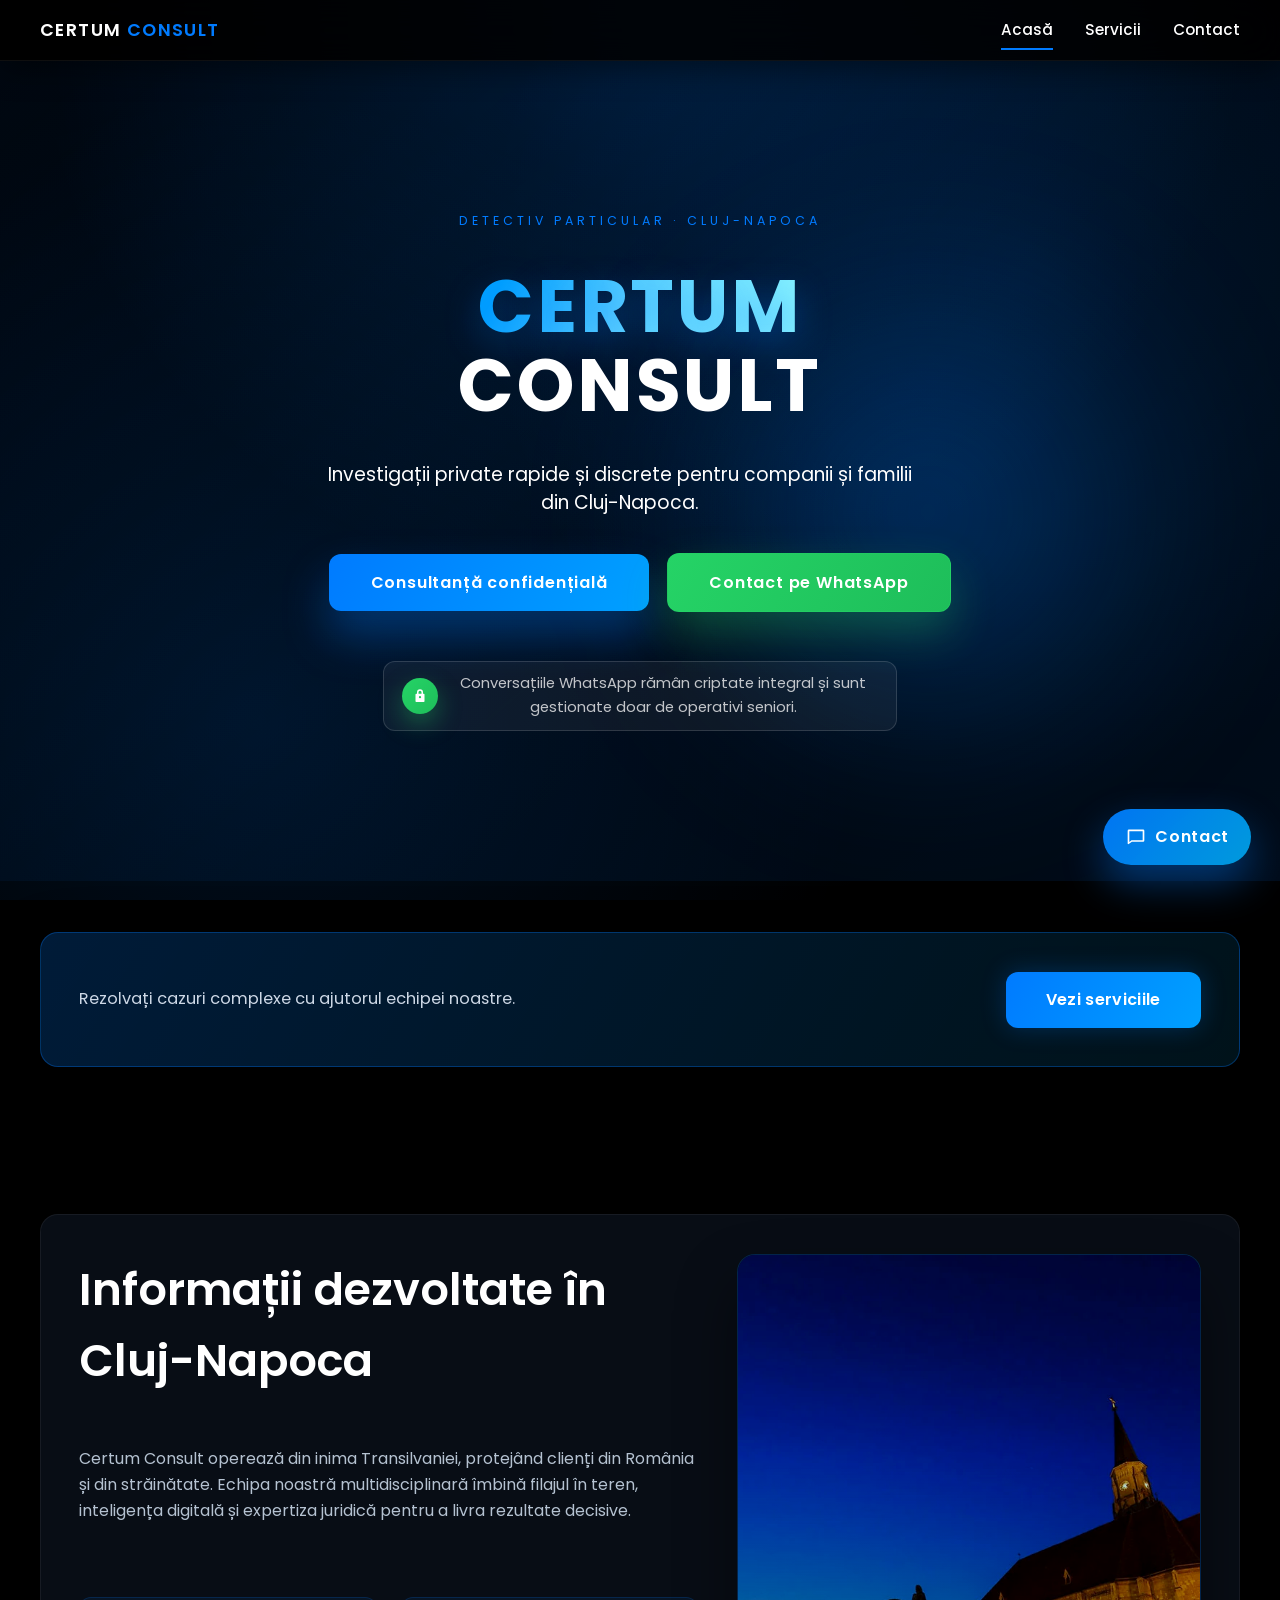
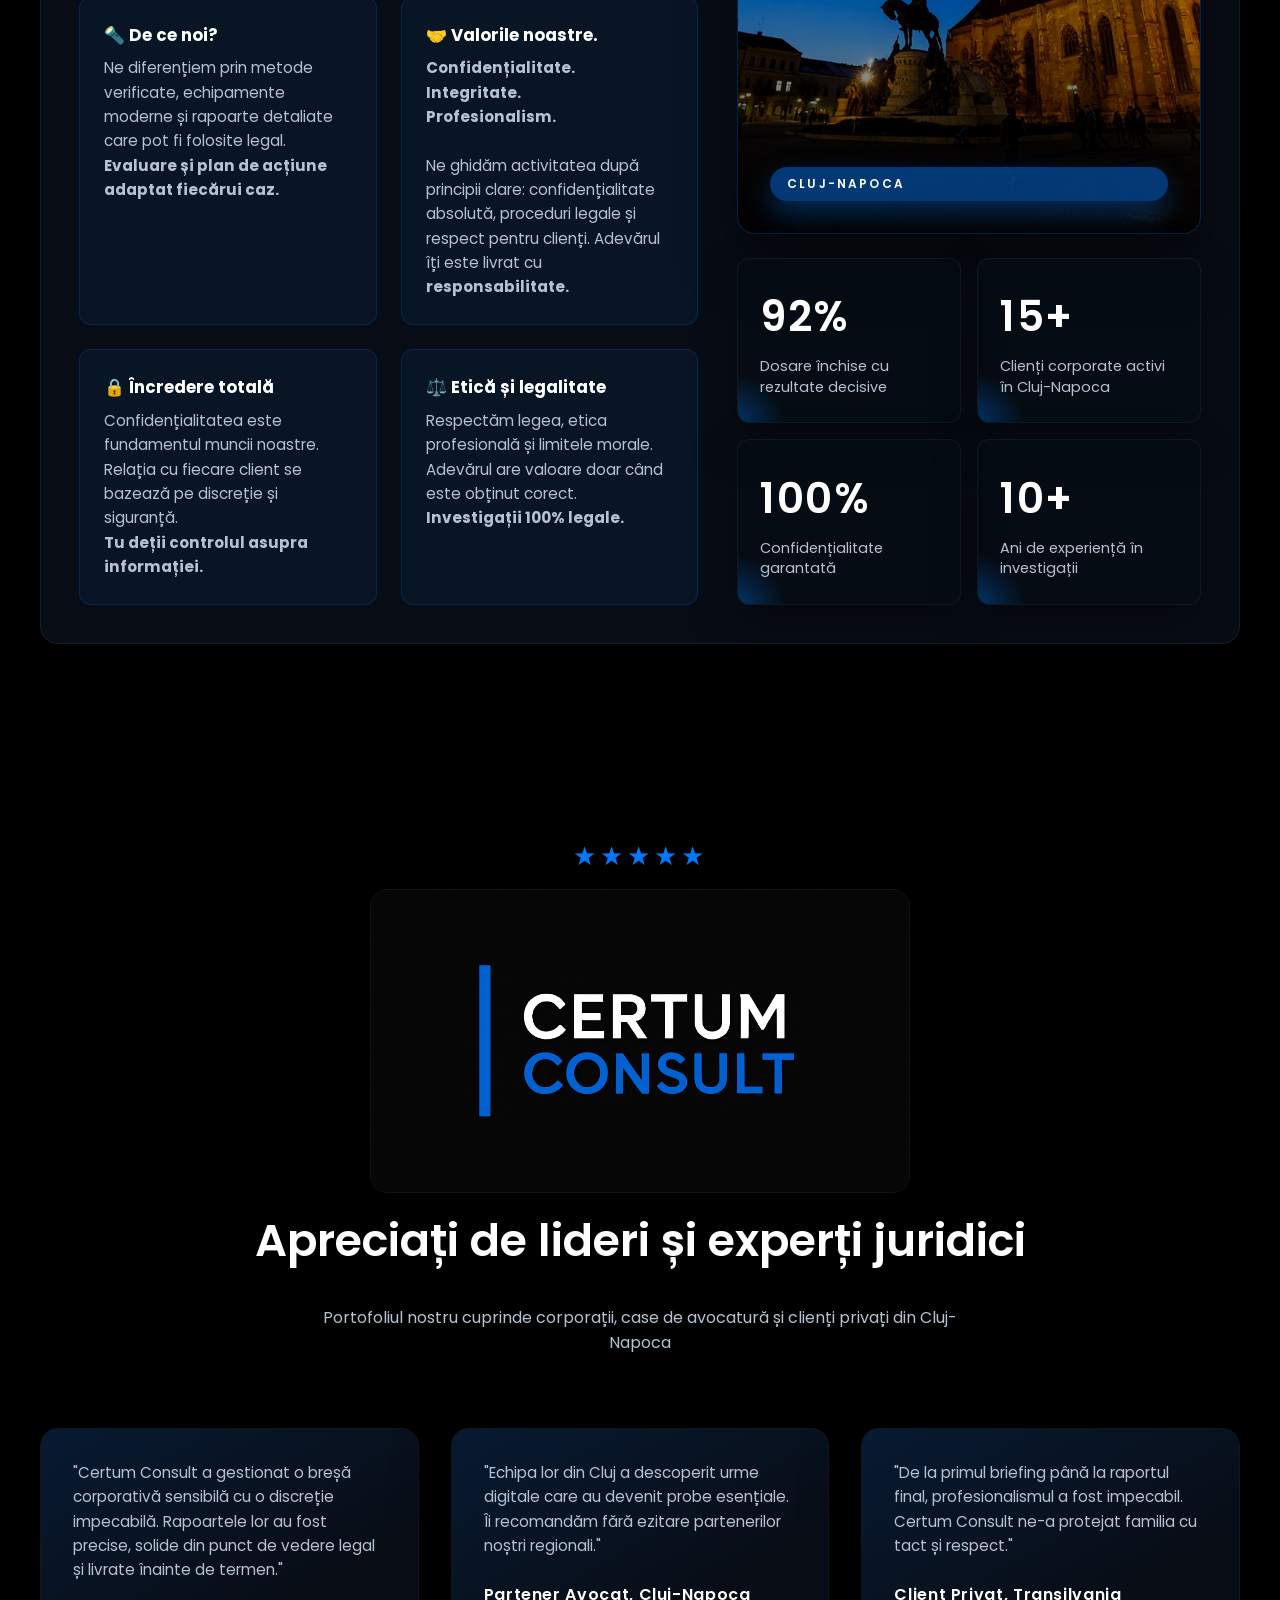
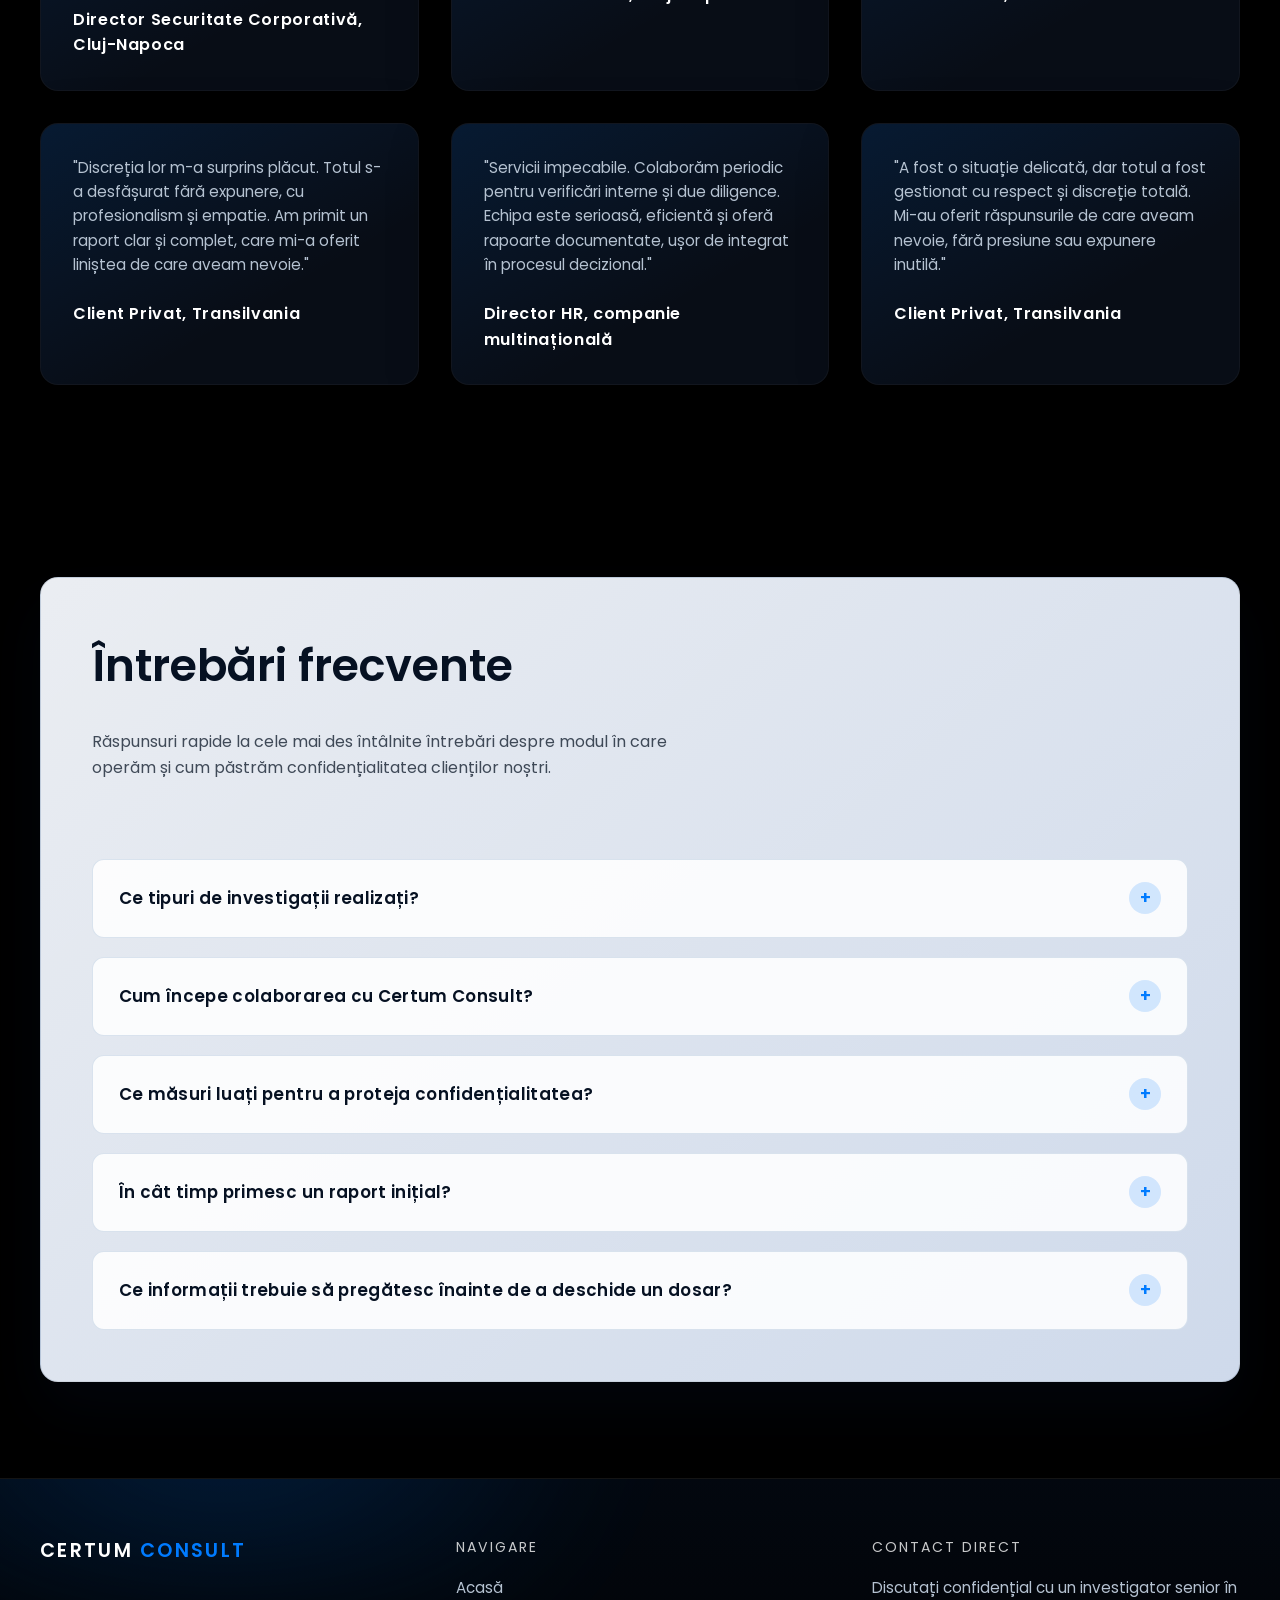
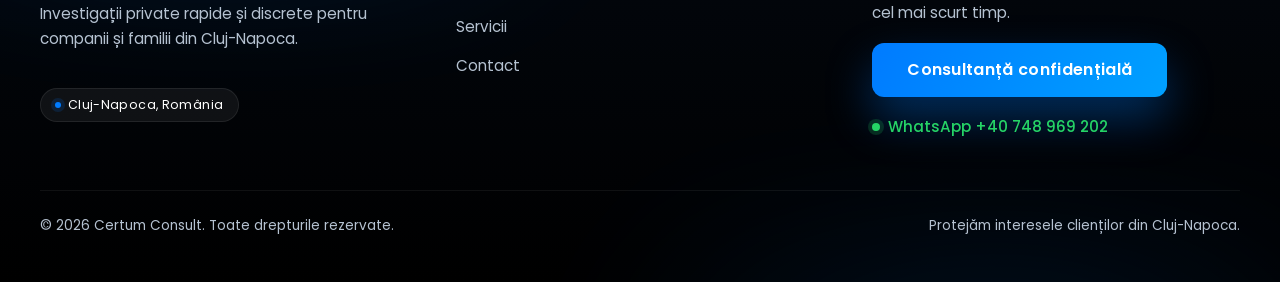
<file: index.html>
<!DOCTYPE html>
<html lang="ro">
<head>
    <meta charset="UTF-8">
    <meta name="viewport" content="width=device-width, initial-scale=1.0">
    <title>Certum Consult – Agenție de Detectivi Particulari, Cluj-Napoca</title>
    <meta name="description" content="Certum Consult este o agenție de detectivi particulari din Cluj-Napoca, România, care oferă investigații discrete și informații strategice pentru clienți corporativi și privați.">
    <link rel="preconnect" href="https://fonts.googleapis.com">
    <link rel="preconnect" href="https://fonts.gstatic.com" crossorigin>
    <link href="https://fonts.googleapis.com/css2?family=Poppins:wght@400;500;600;700&display=swap" rel="stylesheet">
    <link rel="stylesheet" href="assets/css/style.css">
</head>
<body>
    <header class="header">
        <div class="container navbar">
            <a href="index.html" class="brand">Certum <span>Consult</span></a>
            <nav>
                <div class="nav-toggle" aria-label="Comută navigarea" aria-expanded="false">
                    <span></span>
                    <span></span>
                    <span></span>
                </div>
                <ul class="nav-links">
                    <li><a href="index.html" class="active">Acasă</a></li>
                    <li><a href="services.html">Servicii</a></li>
                    <li><a href="contact.html">Contact</a></li>
                </ul>
            </nav>
        </div>
    </header>

    <main>
        <section class="hero section">
            <div class="container hero-content reveal">
                <p class="hero-eyebrow">Detectiv particular · Cluj-Napoca</p>
                <h1><span class="hero-title-accent">Certum</span> Consult</h1>
                <p class="hero-description">Investigații private rapide și discrete pentru companii și familii din Cluj-Napoca.</p>
                <div class="hero-actions">
                    <a class="btn hero-btn" href="contact.html">Consultanță confidențială</a>
                    <a class="btn hero-btn hero-btn--secondary" href="https://wa.me/40748969202" target="_blank" rel="noopener">Contact pe WhatsApp</a>
                </div>
                <div class="hero-trust-note">
                    <span class="hero-trust-icon" aria-hidden="true">
                        <svg viewBox="0 0 24 24" role="img" focusable="false">
                            <path d="M17 9h-1V7a4 4 0 1 0-8 0v2H7a1 1 0 0 0-1 1v9a1 1 0 0 0 1 1h10a1 1 0 0 0 1-1v-9a1 1 0 0 0-1-1Zm-3 0h-4V7a2 2 0 1 1 4 0Zm-2 6a1.5 1.5 0 1 1 0-3 1.5 1.5 0 0 1 0 3Z" />
                        </svg>
                    </span>
                    <span class="hero-trust-text">Conversațiile WhatsApp rămân criptate integral și sunt gestionate doar de operativi seniori.</span>
                </div>
            </div>
        </section>

        <section class="cta-bridge reveal" aria-label="Acces rapid către servicii">
            <div class="container cta-bridge-content">
                <span class="cta-bridge-text">Rezolvați cazuri complexe cu ajutorul echipei noastre.</span>
                <a class="btn cta-bridge-btn" href="services.html">Vezi serviciile</a>
            </div>
        </section>

        <section class="section" id="mission">
            <div class="container mission-card reveal">
                <div class="mission-content">
                    <h2 class="section-title">Informații dezvoltate în Cluj-Napoca</h2>
                    <p class="section-subtitle">Certum Consult operează din inima Transilvaniei, protejând clienți din România și din străinătate. Echipa noastră multidisciplinară îmbină filajul în teren, inteligența digitală și expertiza juridică pentru a livra rezultate decisive.</p>
                    <div class="mission-highlights">
                        <article class="highlight">
                            <h4>🔦 De ce noi?</h4>
                            <p>Ne diferențiem prin metode verificate, echipamente moderne și rapoarte detaliate care pot fi folosite legal. <br> <b>Evaluare și plan de acțiune adaptat fiecărui caz.</b></p>
                        </article>
                        <article class="highlight">
                            <h4>🤝 Valorile noastre.</h4>
                            <p><b>Confidențialitate. </b><br> <b>Integritate. </b><br>  <b>Profesionalism.</b><br><br>
Ne ghidăm activitatea după principii clare: confidențialitate absolută, proceduri legale și respect pentru clienți. Adevărul îți este livrat cu <b>responsabilitate.</b></p>
                        </article>
                        <article class="highlight">
                            <h4>🔒 Încredere totală</h4>
                            <p>Confidențialitatea este fundamentul muncii noastre. Relația cu fiecare client se bazează pe discreție și siguranță.
                                <br> <b>Tu deții controlul asupra informației.</b></p>
                        </article>
                        <article class="highlight">
                            <h4>⚖️ Etică și legalitate</h4>
                            <p>Respectăm legea, etica profesională și limitele morale. Adevărul are valoare doar când este obținut corect.
<br><b>Investigații 100% legale.</b></p>
                        </article>
                    </div>
                </div>
                <div class="mission-aside">
                    <div class="mission-image">
                        <img src="cluj-5-1.webp" alt="Piața Unirii din Cluj-Napoca fotografiată la apus" loading="lazy">
                        <span class="mission-image-tag">Cluj-Napoca</span>
                        
                        
                    </div>
                    <div class="mission-stats">
                        <div class="mission-stat">
                            <span class="mission-stat-number">92%</span>
                            <span class="mission-stat-label">Dosare închise cu rezultate decisive</span>
                        </div>
                        <div class="mission-stat">
                            <span class="mission-stat-number">15+</span>
                            <span class="mission-stat-label">Clienți corporate activi în Cluj-Napoca</span>
                        </div>
                        <div class="mission-stat">
                            <span class="mission-stat-number">100%</span>
                            <span class="mission-stat-label">Confidențialitate garantată</span>
                        </div>
                        <div class="mission-stat">
                            <span class="mission-stat-number">10+</span>
                            <span class="mission-stat-label">Ani de experiență în investigații</span>
                        </div>
                        
                    </div>
                </div>
            </div>
        </section>

        <section class="section" id="testimonials">
            <div class="container reveal">
                <div class="testimonials-header">
                    <p class="testimonial-rating" role="img" aria-label="Recenzii de 5 stele">★★★★★</p>
                        <figure class="testimonials-media">
                            <img src="./logocertumconsult.png" alt="Investigatori particulari din Cluj-Napoca discutând confidențial cu un client" loading="lazy">
                        </figure>
                    <h2 class="section-title">Apreciați de lideri și experți juridici</h2>
                    <p class="section-subtitle">Portofoliul nostru cuprinde corporații, case de avocatură și clienți privați din Cluj-Napoca</p>
                </div>
                <div class="testimonials">
                    <article class="testimonial-card">
                        <p class="testimonial-quote">"Certum Consult a gestionat o breșă corporativă sensibilă cu o discreție impecabilă. Rapoartele lor au fost precise, solide din punct de vedere legal și livrate înainte de termen."</p>
                        <p class="testimonial-author">Director Securitate Corporativă, Cluj-Napoca</p>
                    </article>
                    <article class="testimonial-card">
                        <p class="testimonial-quote">"Echipa lor din Cluj a descoperit urme digitale care au devenit probe esențiale. Îi recomandăm fără ezitare partenerilor noștri regionali."</p>
                        <p class="testimonial-author">Partener Avocat, Cluj-Napoca</p>
                    </article>
                    <article class="testimonial-card">
                        <p class="testimonial-quote">"De la primul briefing până la raportul final, profesionalismul a fost impecabil. Certum Consult ne-a protejat familia cu tact și respect."</p>
                        <p class="testimonial-author">Client Privat, Transilvania</p>
                    </article>
                    <article class="testimonial-card">
                        <p class="testimonial-quote">"Discreția lor m-a surprins plăcut. Totul s-a desfășurat fără expunere, cu profesionalism și empatie. Am primit un raport clar și complet, care mi-a oferit liniștea de care aveam nevoie."</p>
                        <p class="testimonial-author">Client Privat, Transilvania</p>
                    </article>
                    <article class="testimonial-card">
                        <p class="testimonial-quote">"Servicii impecabile. Colaborăm periodic pentru verificări interne și due diligence. Echipa este serioasă, eficientă și oferă rapoarte documentate, ușor de integrat în procesul decizional."</p>
                        <p class="testimonial-author">Director HR, companie multinațională</p>
                    </article>
                    <article class="testimonial-card">
                        <p class="testimonial-quote">"A fost o situație delicată, dar totul a fost gestionat cu respect și discreție totală. Mi-au oferit răspunsurile de care aveam nevoie, fără presiune sau expunere inutilă."</p>
                        <p class="testimonial-author">Client Privat, Transilvania</p>
                    </article>
                </div>
            </div>
        </section>

        <section class="section" id="faq">
            <div class="container faq reveal">
                <div class="faq-intro">
                    <h2 class="section-title">Întrebări frecvente</h2>
                    <p class="section-subtitle">Răspunsuri rapide la cele mai des întâlnite întrebări despre modul în care operăm și cum păstrăm confidențialitatea clienților noștri.</p>
                </div>
                <div class="faq-list">
                    <details class="faq-item">
                        <summary>Ce tipuri de investigații realizați?</summary>
                        <p>Acoperim investigații corporate, verificări de integritate, filaj în teren și analiză digitală. Pentru fiecare solicitare construim un plan dedicat, validat juridic înainte de implementare.</p>
                    </details>
                    <details class="faq-item">
                        <summary>Cum începe colaborarea cu Certum Consult?</summary>
                        <p>Programăm o discuție confidențială pentru a evalua situația, stabilim obiectivele și semnăm acordurile de protecție a datelor. Abia apoi alocăm echipa multidisciplinară potrivită cazului.</p>
                    </details>
                    <details class="faq-item">
                        <summary>Ce măsuri luați pentru a proteja confidențialitatea?</summary>
                        <p>Lucrăm cu protocoale criptate, partajăm informații doar cu personal autorizat și folosim infrastructură segregată. Toți operativii semnează clauze stricte de confidențialitate și sunt auditați periodic.</p>
                    </details>
                    <details class="faq-item">
                        <summary>În cât timp primesc un raport inițial?</summary>
                        <p>Majoritatea cazurilor au un raport preliminar în 7 zile lucrătoare, însă situațiile critice beneficiază de actualizări zilnice. Termenele exacte sunt comunicate în mandatul inițial.</p>
                    </details>
                    <details class="faq-item">
                        <summary>Ce informații trebuie să pregătesc înainte de a deschide un dosar?</summary>
                        <p>Orice documentație legală, cronologie a evenimentelor, date de contact și materiale suport. Cu cât informațiile sunt mai clare, cu atât putem acționa mai rapid și mai eficient.</p>
                    </details>
                </div>
            </div>
        </section>
    </main>

    <footer class="footer">
        <div class="container footer-grid">
            <div class="footer-brand">
                <a href="index.html" class="brand">Certum <span>Consult</span></a>
                <p class="footer-tagline">Investigații private rapide și discrete pentru companii și familii din Cluj-Napoca.</p>
                <div class="footer-meta">
                    <span class="footer-chip">Cluj-Napoca, România</span>
                    
                </div>
            </div>
            <div class="footer-column">
                <p class="footer-heading">Navigare</p>
                <ul class="footer-links">
                    <li><a href="index.html">Acasă</a></li>
                    <li><a href="services.html">Servicii</a></li>
                    <li><a href="contact.html">Contact</a></li>
                </ul>
            </div>
            <div class="footer-column footer-cta">
                <p class="footer-heading">Contact direct</p>
                <p class="footer-cta-text">Discutați confidențial cu un investigator senior în cel mai scurt timp.</p>
                <a class="btn footer-cta-btn" href="contact.html">Consultanță confidențială</a>
                <a class="footer-cta-whatsapp" href="https://wa.me/40748969202" target="_blank" rel="noopener">WhatsApp +40 748 969 202</a>
            </div>
        </div>
        <div class="container footer-bottom">
            <span>&copy; <span id="year"></span> Certum Consult. Toate drepturile rezervate.</span>
            <span>Protejăm interesele clienților din Cluj-Napoca.</span>
        </div>
    </footer>

    <a class="contact-fab" href="contact.html" aria-label="Contactează Certum Consult">
        <svg viewBox="0 0 24 24" role="img" aria-hidden="true" focusable="false">
            <path d="M20.5 3h-17A1.5 1.5 0 0 0 2 4.5v15.38c0 .62.71.97 1.2.6l3.9-2.93h13.4A1.5 1.5 0 0 0 22 16.05V4.5A1.5 1.5 0 0 0 20.5 3Zm-.5 13H6.6l-2.6 1.95V5h16Z" />
        </svg>
        <span>Contact</span>
    </a>

    <script src="assets/js/script.js" defer></script>
</body>
</html>
</file>
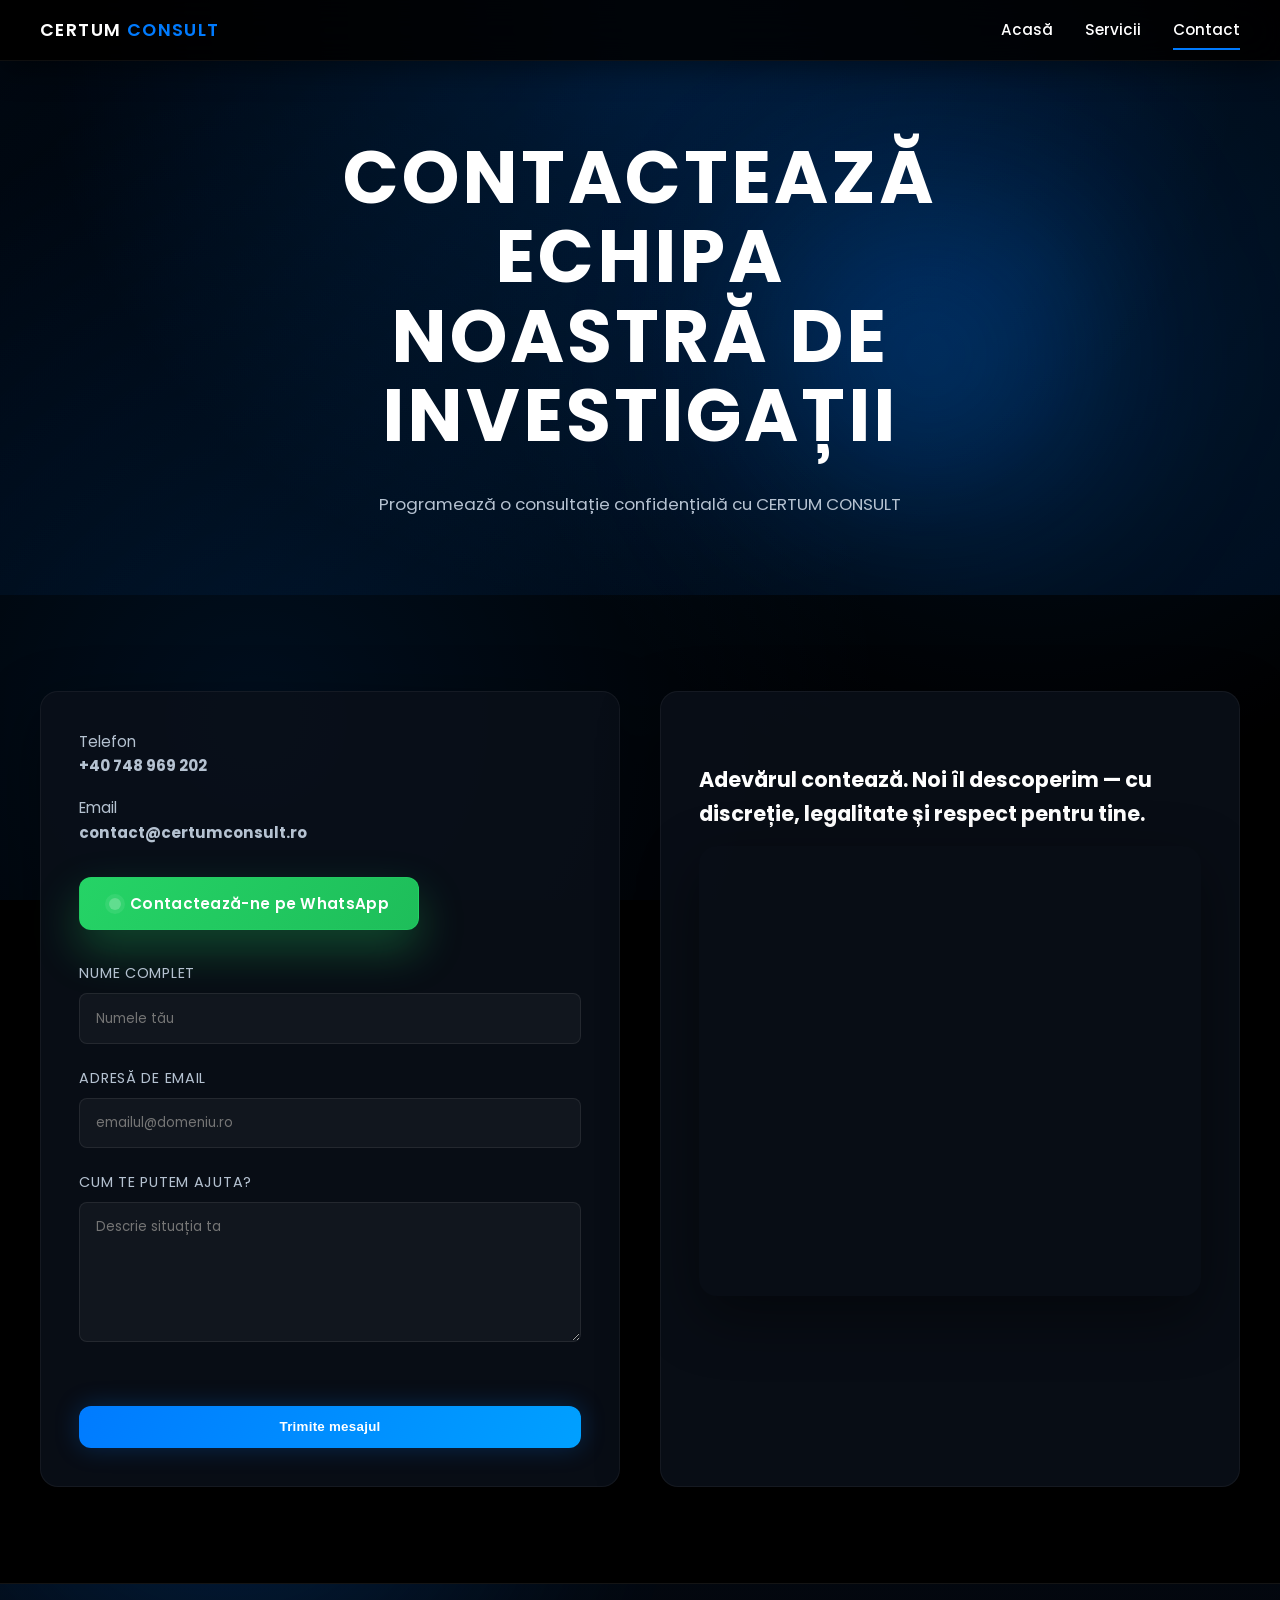
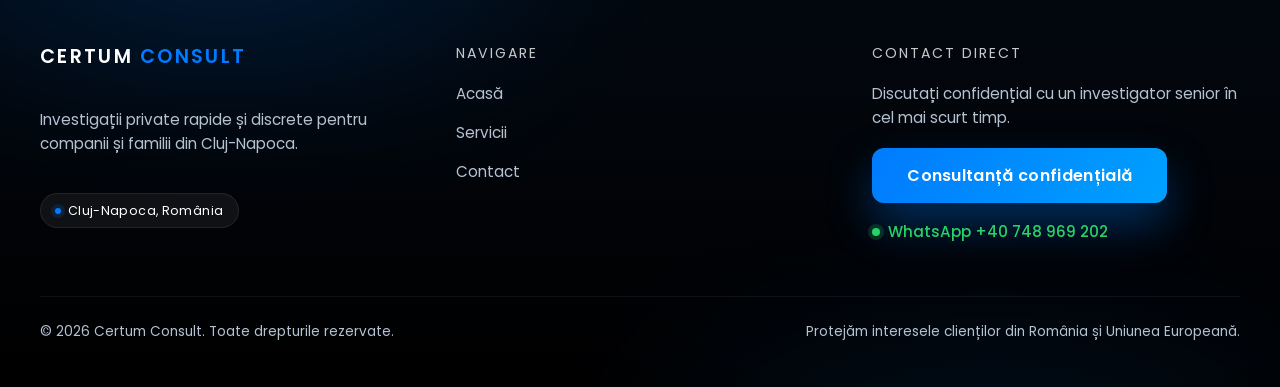
<file: contact.html>
<!DOCTYPE html>
<html lang="ro">
<head>
    <meta charset="UTF-8">
    <meta name="viewport" content="width=device-width, initial-scale=1.0">
    <title>Contact – Agenția de Detectivi Particulari Certum Consult</title>
    <meta name="description" content="Contactează Certum Consult în Cluj-Napoca, România. Programează o consultație confidențială cu detectivii noștri particulari.">
    <link rel="preconnect" href="https://fonts.googleapis.com">
    <link rel="preconnect" href="https://fonts.gstatic.com" crossorigin>
    <link href="https://fonts.googleapis.com/css2?family=Poppins:wght@400;500;600;700&display=swap" rel="stylesheet">
    <link rel="stylesheet" href="assets/css/style.css">
</head>
<body>
    <header class="header">
        <div class="container navbar">
            <a href="index.html" class="brand">Certum <span>Consult</span></a>
            <nav>
                <div class="nav-toggle" aria-label="Comută navigarea" aria-expanded="false">
                    <span></span>
                    <span></span>
                    <span></span>
                </div>
                <ul class="nav-links">
                    <li><a href="index.html">Acasă</a></li>
                    <li><a href="services.html">Servicii</a></li>
                    <li><a href="contact.html" class="active">Contact</a></li>
                </ul>
            </nav>
        </div>
    </header>

    <main>
    <section class="section hero hero--compact">
            <div class="container hero-content reveal">
                <h1>Contactează echipa noastră de investigații</h1>
                <p>Programează o consultație confidențială cu CERTUM CONSULT</p>
            </div>
        </section>

        <section class="section">
            <div class="container contact-grid">
                <div class="contact-card reveal">
                    
                    <div class="contact-details">
                        <div>
                            <span>Telefon</span>
                            <strong><a href="tel:+40371234567">+40 748 969 202</a></strong>
                        </div>
                        <div>
                            <span>Email</span>
                            <strong><a href="mailto:contact@certumconsult.ro">contact@certumconsult.ro</a></strong>
                        </div>
                    </div>
                    <a class="btn contact-whatsapp-btn" href="https://wa.me/40748969202" target="_blank" rel="noopener" aria-label="Contactează-ne pe WhatsApp">
                        Contactează-ne pe WhatsApp
                    </a>
                    <form id="contact-form" class="contact-form" >
                        <div class="form-field">
                            <label for="name">Nume complet</label>
                            <input type="text" id="name" name="name" placeholder="Numele tău" required>
                        </div>
                        <div class="form-field">
                            <label for="email">Adresă de email</label>
                            <input type="email" id="email" name="email" placeholder="emailul@domeniu.ro" required>
                        </div>
                        <div class="form-field">
                            <label for="message">Cum te putem ajuta?</label>
                            <textarea id="message" name="message" placeholder="Descrie situația ta" required></textarea>
                        </div>
                        <div class="form-messages" aria-live="polite"></div>
                        <button type="submit" class="btn">Trimite mesajul</button>
                    </form>
                </div>
                <div class="contact-card reveal">
                    <h3><br><b>Adevărul contează.</b>
Noi îl descoperim — cu discreție, legalitate și respect pentru tine.</h3>
                    <div class="map-wrapper">
                        <iframe src="https://www.google.com/maps/embed?pb=!1m18!1m12!1m3!1d87425.83626859651!2d23.53411158984558!3d46.783473632102094!2m3!1f0!2f0!3f0!3m2!1i1024!2i768!4f13.1!3m3!1m2!1s0x47490c1f916c0b8b%3A0xbbc601c331f148b!2sCluj-Napoca!5e0!3m2!1sen!2sro!4v1762021752532!5m2!1sen!2sro" width="600" height="450" style="border:0;" allowfullscreen="" loading="lazy" referrerpolicy="no-referrer-when-downgrade"></iframe>
                    </div>
                    
                </div>
            </div>
        </section>
    </main>

    <footer class="footer">
        <div class="container footer-grid">
            <div class="footer-brand">
                <a href="index.html" class="brand">Certum <span>Consult</span></a>
                <p class="footer-tagline">Investigații private rapide și discrete pentru companii și familii din Cluj-Napoca.</p>
                <div class="footer-meta">
                    <span class="footer-chip">Cluj-Napoca, România</span>
                    
                </div>
            </div>
            <div class="footer-column">
                <p class="footer-heading">Navigare</p>
                <ul class="footer-links">
                    <li><a href="index.html">Acasă</a></li>
                    <li><a href="services.html">Servicii</a></li>
                    <li><a href="contact.html">Contact</a></li>
                </ul>
            </div>
            <div class="footer-column footer-cta">
                <p class="footer-heading">Contact direct</p>
                <p class="footer-cta-text">Discutați confidențial cu un investigator senior în cel mai scurt timp.</p>
                <a class="btn footer-cta-btn" href="contact.html">Consultanță confidențială</a>
                <a class="footer-cta-whatsapp" href="https://wa.me/40748969202" target="_blank" rel="noopener">WhatsApp +40 748 969 202</a>
            </div>
        </div>
        <div class="container footer-bottom">
            <span>&copy; <span id="year"></span> Certum Consult. Toate drepturile rezervate.</span>
            <span>Protejăm interesele clienților din România și Uniunea Europeană.</span>
        </div>
    </footer>

    <script src="assets/js/script.js" defer></script>

    
</body>
</html>
</file>
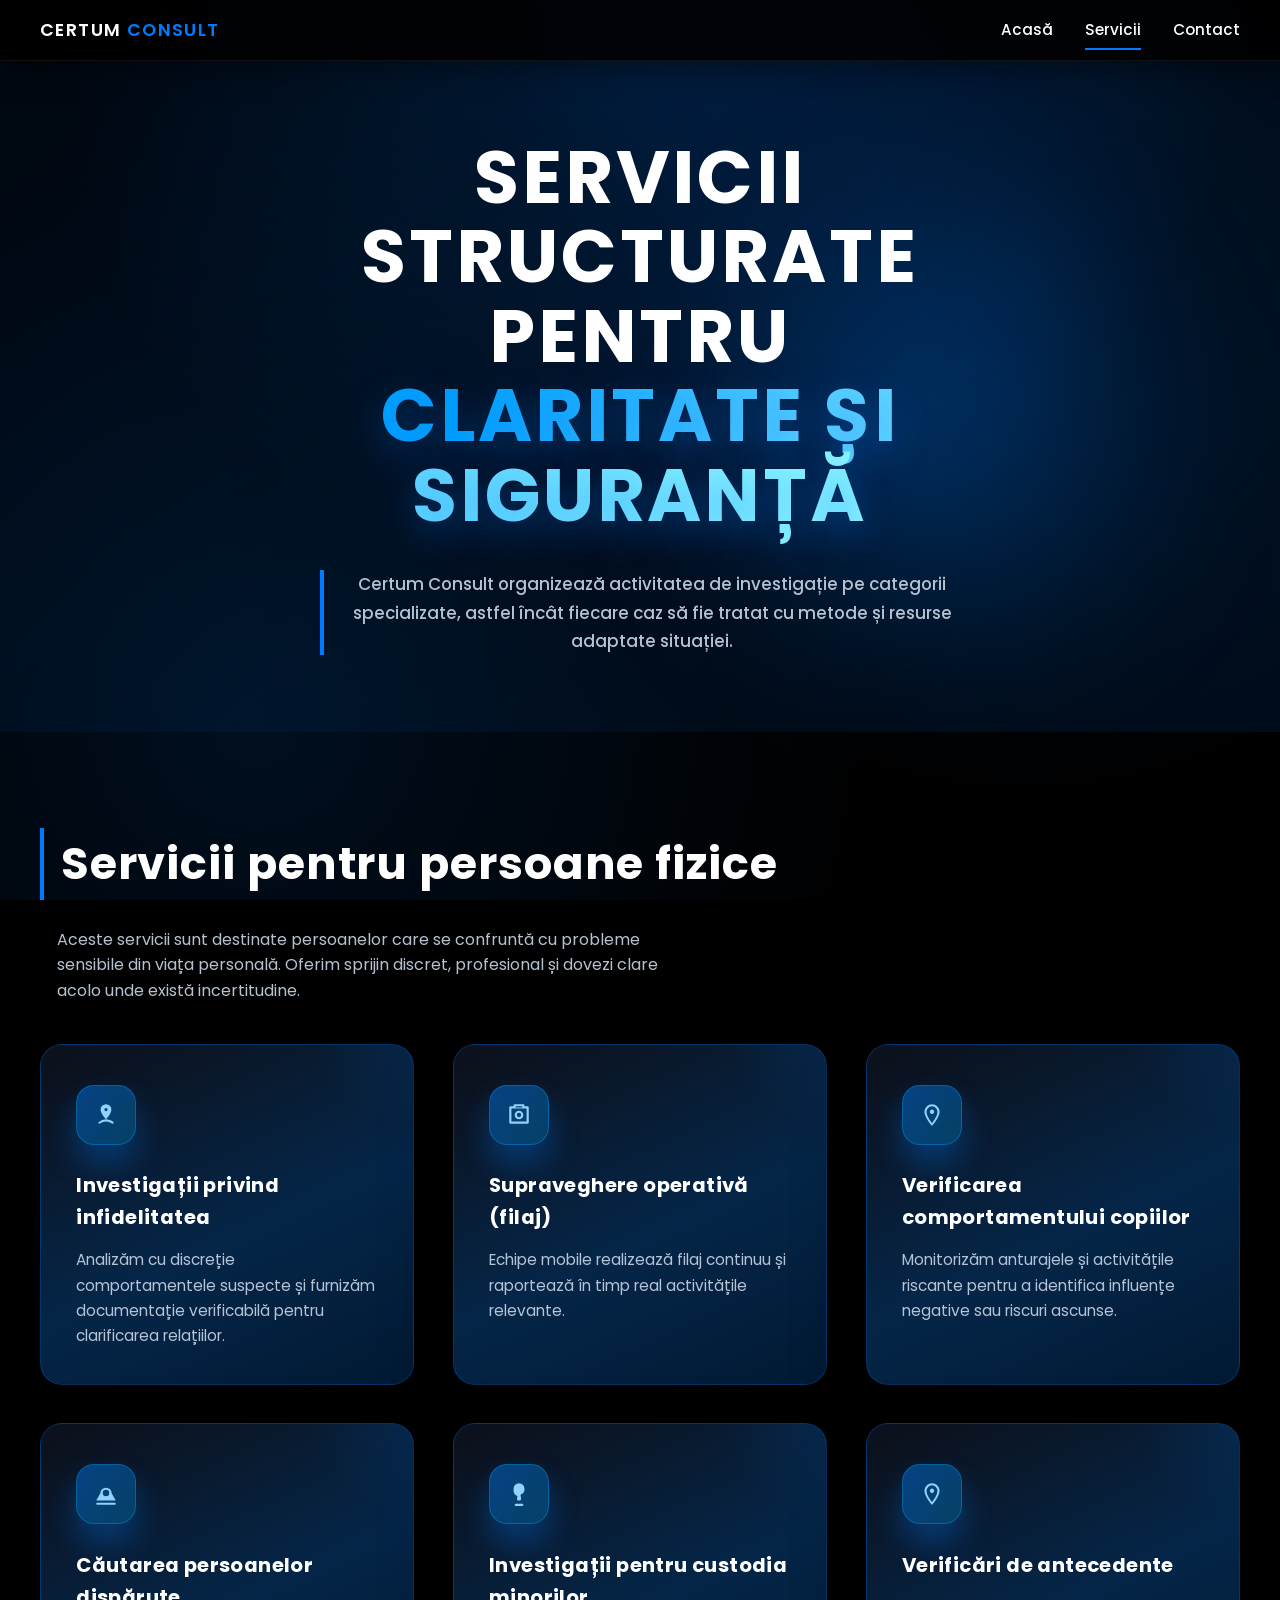
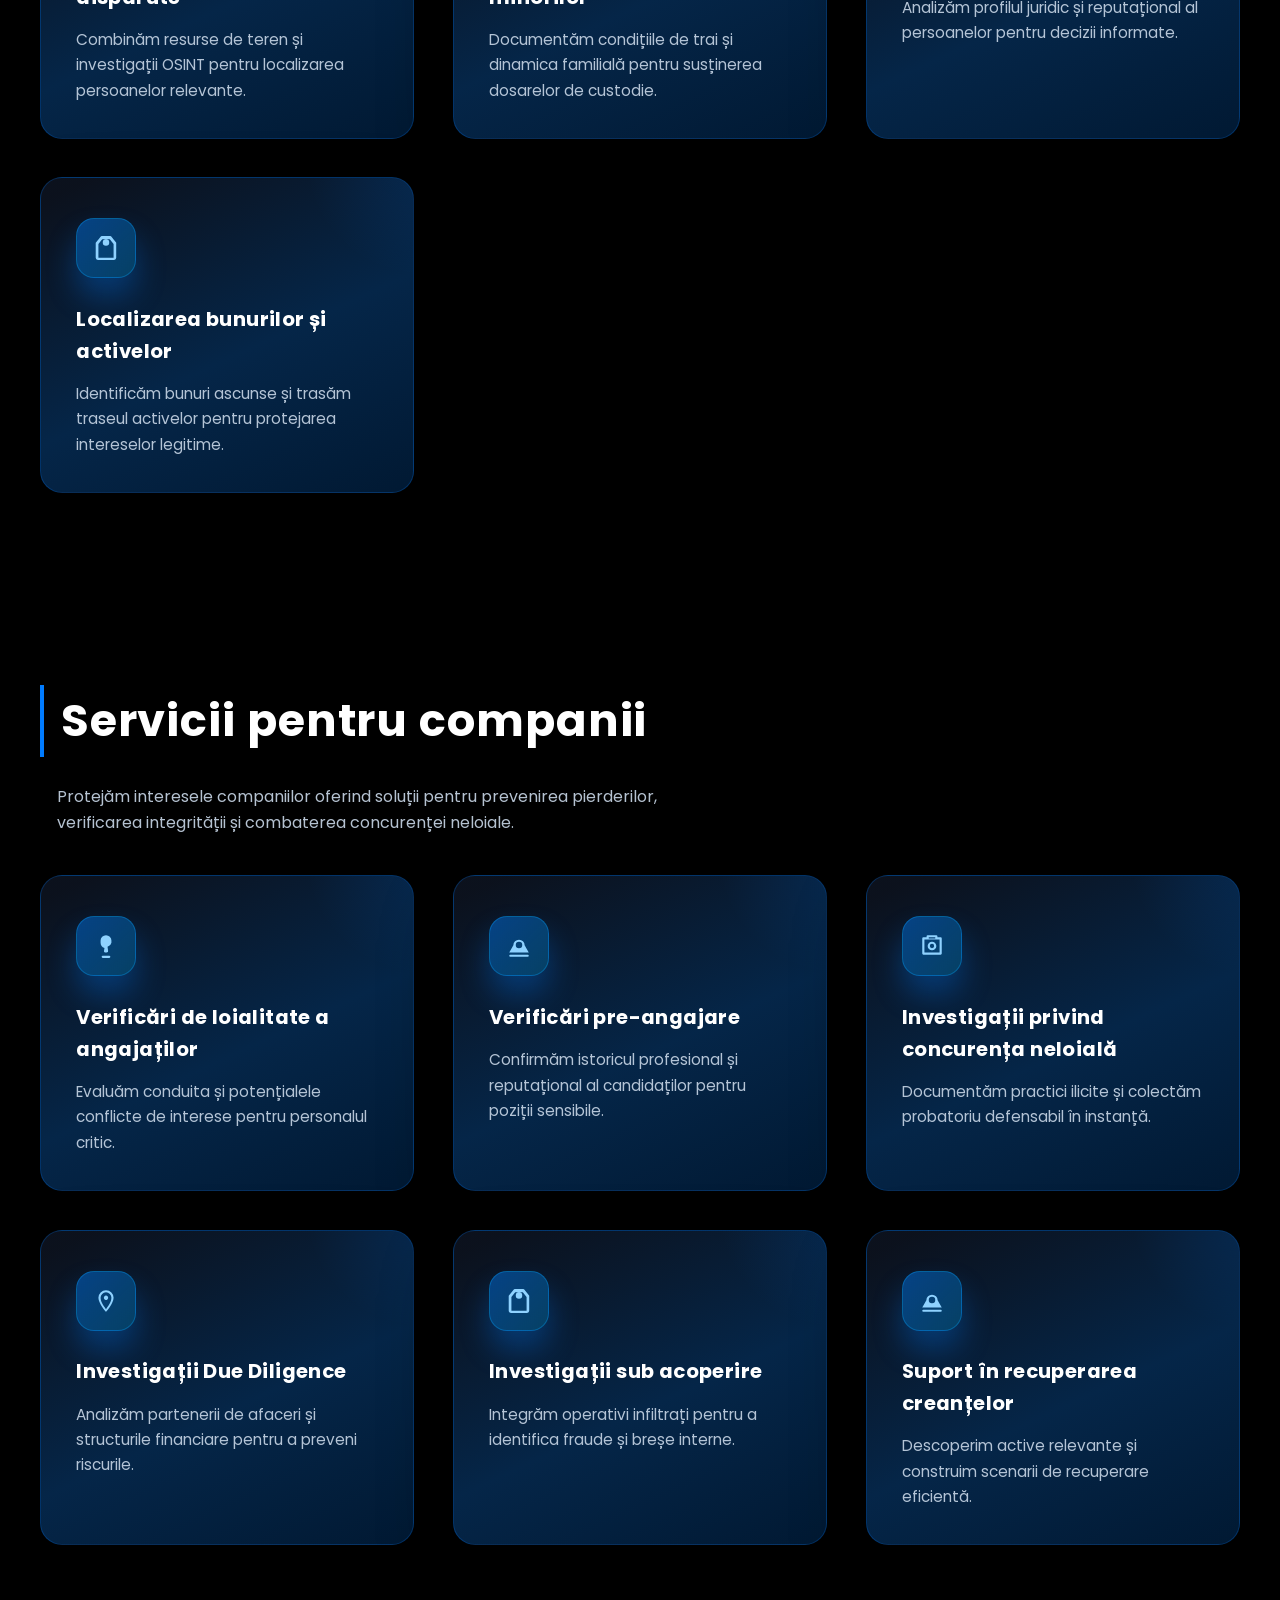
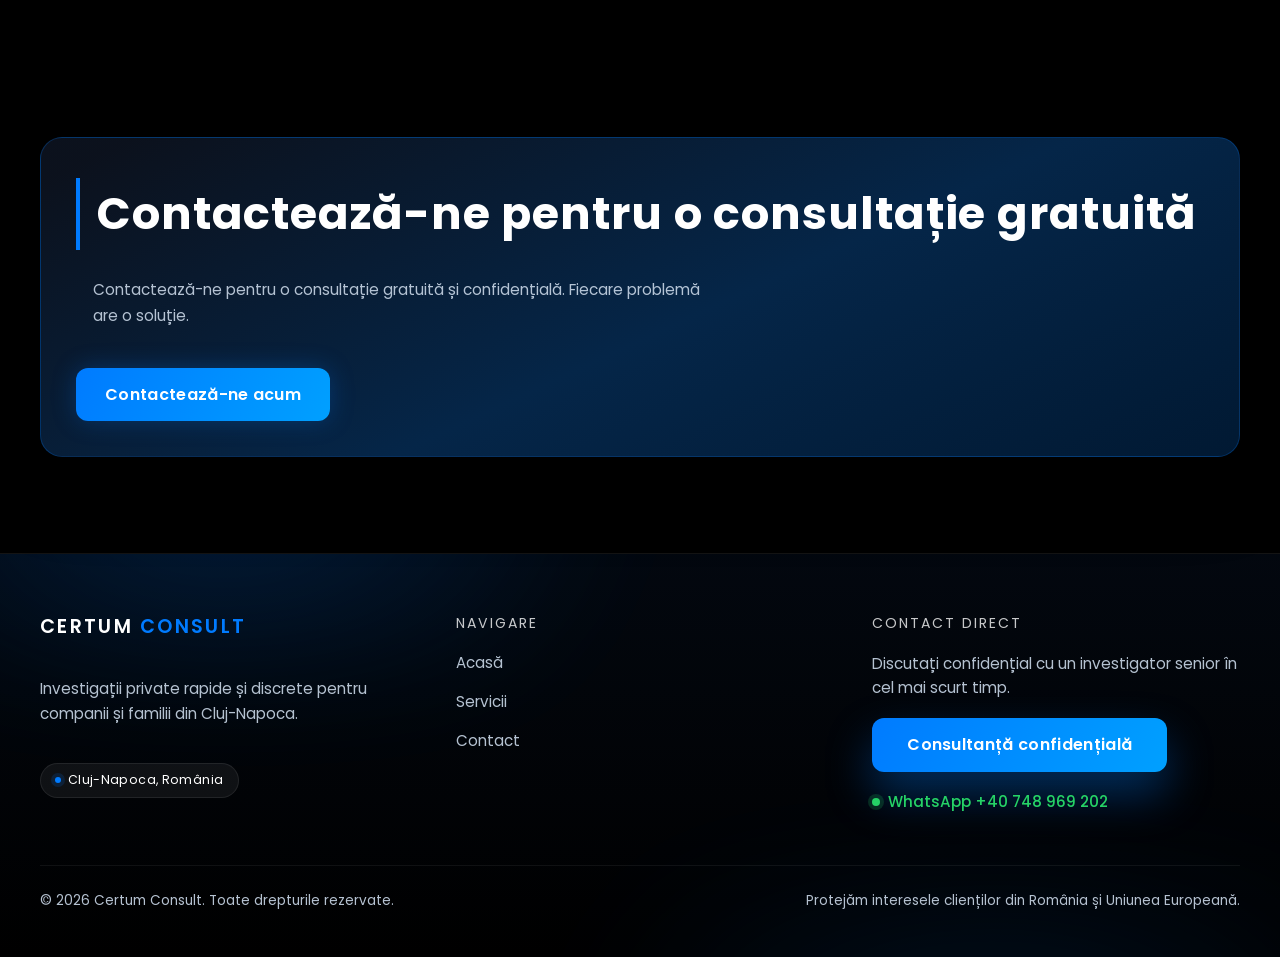
<file: services.html>
<!DOCTYPE html>
<html lang="ro">
<head>
    <meta charset="UTF-8">
    <meta name="viewport" content="width=device-width, initial-scale=1.0">
    <title>Servicii – Agenția de Detectivi Particulari Certum Consult</title>
    <meta name="description" content="Descoperă structura oficială a serviciilor Certum Consult: soluții pentru persoane fizice, suport corporativ și investigații tehnice avansate, livrate cu discreție și rigoare probatorie.">
    <link rel="preconnect" href="https://fonts.googleapis.com">
    <link rel="preconnect" href="https://fonts.gstatic.com" crossorigin>
    <link href="https://fonts.googleapis.com/css2?family=Poppins:wght@400;500;600;700&display=swap" rel="stylesheet">
    <link rel="stylesheet" href="assets/css/style.css">
</head>
<body class="services-page">
    <header class="header">
        <div class="container navbar">
            <a href="index.html" class="brand">Certum <span>Consult</span></a>
            <nav>
                <div class="nav-toggle" aria-label="Comută navigarea" aria-expanded="false">
                    <span></span>
                    <span></span>
                    <span></span>
                </div>
                <ul class="nav-links">
                    <li><a href="index.html">Acasă</a></li>
                    <li><a href="services.html" class="active">Servicii</a></li>
                    <li><a href="contact.html">Contact</a></li>
                </ul>
            </nav>
        </div>
    </header>

    <main>
        <section class="section hero hero--compact">
            <div class="container hero-content reveal">
                <h1>Servicii structurate pentru <span class="hero-title-accent">claritate și siguranță</span></h1>
                <p class="hero-lead">Certum Consult organizează activitatea de investigație pe categorii specializate, astfel încât fiecare caz să fie tratat cu metode și resurse adaptate situației.</p>
            </div>
        </section>

        <section class="section">
            <div class="container reveal">
                <h2 class="section-title">Servicii pentru persoane fizice</h2>
                <p class="section-subtitle">Aceste servicii sunt destinate persoanelor care se confruntă cu probleme sensibile din viața personală. Oferim sprijin discret, profesional și dovezi clare acolo unde există incertitudine.</p>
                <div class="services-grid">
                    <article class="service-card">
                        <div class="service-icon" aria-hidden="true">
                            <svg xmlns="http://www.w3.org/2000/svg" viewBox="0 0 24 24">
                                <path d="M12 2a5 5 0 0 0-5 5c0 3.87 5 9 5 9s5-5.13 5-9a5 5 0 0 0-5-5Zm0 6.5a1.5 1.5 0 1 1 0-3 1.5 1.5 0 0 1 0 3Z" />
                                <path d="M5.3 18.7A11.22 11.22 0 0 1 12 16c2.51 0 4.85.84 6.7 2.24a1 1 0 1 1-1.2 1.6A9.22 9.22 0 0 0 12 18a9.22 9.22 0 0 0-5.5 1.84 1 1 0 0 1-1.2-1.6Z" />
                            </svg>
                        </div>
                        <h3>Investigații privind infidelitatea</h3>
                        <p>Analizăm cu discreție comportamentele suspecte și furnizăm documentație verificabilă pentru clarificarea relațiilor.</p>
                    </article>
                    <article class="service-card">
                        <div class="service-icon" aria-hidden="true">
                            <svg xmlns="http://www.w3.org/2000/svg" viewBox="0 0 24 24">
                                <path d="M20 4h-3V3a1 1 0 0 0-1-1H8a1 1 0 0 0-1 1v1H4a1 1 0 0 0-1 1v14a1 1 0 0 0 1 1h16a1 1 0 0 0 1-1V5a1 1 0 0 0-1-1ZM9 4h6v1H9Zm10 14H5V6h14Z" />
                                <path d="M12 8a4 4 0 1 0 0 8 4 4 0 0 0 0-8Zm0 6a2 2 0 1 1 0-4 2 2 0 0 1 0 4Z" />
                            </svg>
                        </div>
                        <h3>Supraveghere operativă (filaj)</h3>
                        <p>Echipe mobile realizează filaj continuu și raportează în timp real activitățile relevante.</p>
                    </article>
                    <article class="service-card">
                        <div class="service-icon" aria-hidden="true">
                            <svg xmlns="http://www.w3.org/2000/svg" viewBox="0 0 24 24">
                                <path d="M12 2a7 7 0 0 0-7 7c0 5.25 7 13 7 13s7-7.75 7-13a7 7 0 0 0-7-7Zm0 17.54C10.22 17.15 7 12.78 7 9a5 5 0 1 1 10 0c0 3.78-3.22 8.15-5 10.54Z" />
                                <path d="M12 7a2 2 0 1 0 1.41.59A2 2 0 0 0 12 7Z" />
                            </svg>
                        </div>
                        <h3>Verificarea comportamentului copiilor</h3>
                        <p>Monitorizăm anturajele și activitățile riscante pentru a identifica influențe negative sau riscuri ascunse.</p>
                    </article>
                    <article class="service-card">
                        <div class="service-icon" aria-hidden="true">
                            <svg xmlns="http://www.w3.org/2000/svg" viewBox="0 0 24 24">
                                <path d="M17.2 11.34A5 5 0 1 0 6.8 11.34L3 18h18l-3.8-6.66ZM12 14a3 3 0 1 1 3-3 3 3 0 0 1-3 3Z" />
                                <path d="M4 20h16a1 1 0 0 1 0 2H4a1 1 0 0 1 0-2Z" />
                            </svg>
                        </div>
                        <h3>Căutarea persoanelor dispărute</h3>
                        <p>Combinăm resurse de teren și investigații OSINT pentru localizarea persoanelor relevante.</p>
                    </article>
                    <article class="service-card">
                        <div class="service-icon" aria-hidden="true">
                            <svg xmlns="http://www.w3.org/2000/svg" viewBox="0 0 24 24">
                                <path d="M12 2a5 5 0 0 0-5 5v2a5 5 0 0 0 3.58 4.79l-.5 3.35A1.5 1.5 0 0 0 11.55 18h.9a1.5 1.5 0 0 0 1.47-1.86l-.5-3.35A5 5 0 0 0 17 9V7a5 5 0 0 0-5-5Z" />
                                <path d="M9 21a1 1 0 1 0 0 2h6a1 1 0 1 0 0-2Z" />
                            </svg>
                        </div>
                        <h3>Investigații pentru custodia minorilor</h3>
                        <p>Documentăm condițiile de trai și dinamica familială pentru susținerea dosarelor de custodie.</p>
                    </article>
                    <article class="service-card">
                        <div class="service-icon" aria-hidden="true">
                            <svg xmlns="http://www.w3.org/2000/svg" viewBox="0 0 24 24">
                                <path d="M12 2a7 7 0 0 0-7 7c0 5.25 7 13 7 13s7-7.75 7-13a7 7 0 0 0-7-7Zm0 17.54C10.22 17.15 7 12.78 7 9a5 5 0 1 1 10 0c0 3.78-3.22 8.15-5 10.54Z" />
                                <path d="M12 7a2 2 0 1 0 1.41.59A2 2 0 0 0 12 7Z" />
                            </svg>
                        </div>
                        <h3>Verificări de antecedente</h3>
                        <p>Analizăm profilul juridic și reputațional al persoanelor pentru decizii informate.</p>
                    </article>
                    <article class="service-card">
                        <div class="service-icon" aria-hidden="true">
                            <svg xmlns="http://www.w3.org/2000/svg" viewBox="0 0 24 24">
                                <path d="m21.3 7-4.44-5.55A1 1 0 0 0 16 1H8a1 1 0 0 0-.79.39L2.7 7a1 1 0 0 0-.2.6V21a2 2 0 0 0 2 2h14.92a2 2 0 0 0 2-2V7.55a1 1 0 0 0-.12-.55ZM12 4a3 3 0 0 1 3 3 3 3 0 0 1-6 0 3 3 0 0 1 3-3Zm7 17H5V8.39l3.51-4.39h6.98L19 8.39Z" />
                            </svg>
                        </div>
                        <h3>Localizarea bunurilor și activelor</h3>
                        <p>Identificăm bunuri ascunse și trasăm traseul activelor pentru protejarea intereselor legitime.</p>
                    </article>
                </div>
            </div>
        </section>

        <section class="section">
            <div class="container reveal">
                <h2 class="section-title">Servicii pentru companii</h2>
                <p class="section-subtitle">Protejăm interesele companiilor oferind soluții pentru prevenirea pierderilor, verificarea integrității și combaterea concurenței neloiale.</p>
                <div class="services-grid">
                    <article class="service-card">
                        <div class="service-icon" aria-hidden="true">
                            <svg xmlns="http://www.w3.org/2000/svg" viewBox="0 0 24 24">
                                <path d="M12 2a5 5 0 0 0-5 5v2a5 5 0 0 0 3.58 4.79l-.5 3.35A1.5 1.5 0 0 0 11.55 18h.9a1.5 1.5 0 0 0 1.47-1.86l-.5-3.35A5 5 0 0 0 17 9V7a5 5 0 0 0-5-5Z" />
                                <path d="M9 21a1 1 0 1 0 0 2h6a1 1 0 1 0 0-2Z" />
                            </svg>
                        </div>
                        <h3>Verificări de loialitate a angajaților</h3>
                        <p>Evaluăm conduita și potențialele conflicte de interese pentru personalul critic.</p>
                    </article>
                    <article class="service-card">
                        <div class="service-icon" aria-hidden="true">
                            <svg xmlns="http://www.w3.org/2000/svg" viewBox="0 0 24 24">
                                <path d="M17.2 11.34A5 5 0 1 0 6.8 11.34L3 18h18l-3.8-6.66ZM12 14a3 3 0 1 1 3-3 3 3 0 0 1-3 3Z" />
                                <path d="M4 20h16a1 1 0 0 1 0 2H4a1 1 0 0 1 0-2Z" />
                            </svg>
                        </div>
                        <h3>Verificări pre-angajare</h3>
                        <p>Confirmăm istoricul profesional și reputațional al candidaților pentru poziții sensibile.</p>
                    </article>
                    <article class="service-card">
                        <div class="service-icon" aria-hidden="true">
                            <svg xmlns="http://www.w3.org/2000/svg" viewBox="0 0 24 24">
                                <path d="M20 4h-3V3a1 1 0 0 0-1-1H8a1 1 0 0 0-1 1v1H4a1 1 0 0 0-1 1v14a1 1 0 0 0 1 1h16a1 1 0 0 0 1-1V5a1 1 0 0 0-1-1ZM9 4h6v1H9Zm10 14H5V6h14Z" />
                                <path d="M12 8a4 4 0 1 0 0 8 4 4 0 0 0 0-8Zm0 6a2 2 0 1 1 0-4 2 2 0 0 1 0 4Z" />
                            </svg>
                        </div>
                        <h3>Investigații privind concurența neloială</h3>
                        <p>Documentăm practici ilicite și colectăm probatoriu defensabil în instanță.</p>
                    </article>
                    <article class="service-card">
                        <div class="service-icon" aria-hidden="true">
                            <svg xmlns="http://www.w3.org/2000/svg" viewBox="0 0 24 24">
                                <path d="M12 2a7 7 0 0 0-7 7c0 5.25 7 13 7 13s7-7.75 7-13a7 7 0 0 0-7-7Zm0 17.54C10.22 17.15 7 12.78 7 9a5 5 0 1 1 10 0c0 3.78-3.22 8.15-5 10.54Z" />
                                <path d="M12 7a2 2 0 1 0 1.41.59A2 2 0 0 0 12 7Z" />
                            </svg>
                        </div>
                        <h3>Investigații Due Diligence</h3>
                        <p>Analizăm partenerii de afaceri și structurile financiare pentru a preveni riscurile.</p>
                    </article>
                    <article class="service-card">
                        <div class="service-icon" aria-hidden="true">
                            <svg xmlns="http://www.w3.org/2000/svg" viewBox="0 0 24 24">
                                <path d="m21.3 7-4.44-5.55A1 1 0 0 0 16 1H8a1 1 0 0 0-.79.39L2.7 7a1 1 0 0 0-.2.6V21a2 2 0 0 0 2 2h14.92a2 2 0 0 0 2-2V7.55a1 1 0 0 0-.12-.55ZM12 4a3 3 0 0 1 3 3 3 3 0 0 1-6 0 3 3 0 0 1 3-3Zm7 17H5V8.39l3.51-4.39h6.98L19 8.39Z" />
                            </svg>
                        </div>
                        <h3>Investigații sub acoperire</h3>
                        <p>Integrăm operativi infiltrați pentru a identifica fraude și breșe interne.</p>
                    </article>
                    <article class="service-card">
                        <div class="service-icon" aria-hidden="true">
                            <svg xmlns="http://www.w3.org/2000/svg" viewBox="0 0 24 24">
                                <path d="M17.2 11.34A5 5 0 1 0 6.8 11.34L3 18h18l-3.8-6.66ZM12 14a3 3 0 1 1 3-3 3 3 0 0 1-3 3Z" />
                                <path d="M4 20h16a1 1 0 0 1 0 2H4a1 1 0 0 1 0-2Z" />
                            </svg>
                        </div>
                        <h3>Suport în recuperarea creanțelor</h3>
                        <p>Descoperim active relevante și construim scenarii de recuperare eficientă.</p>
                    </article>
                </div>
            </div>
        </section>

        <section class="section">
            <div class="container reveal">
                <div class="service-card">
                    <h2 class="section-title">Contactează-ne pentru o consultație gratuită</h2>
                    <p class="section-subtitle">Contactează-ne pentru o consultație gratuită și confidențială. Fiecare problemă are o soluție.</p>
                    <a class="btn" href="contact.html">Contactează-ne acum</a>
                </div>
            </div>
        </section>

    </main>

    <footer class="footer">
        <div class="container footer-grid">
            <div class="footer-brand">
                <a href="index.html" class="brand">Certum <span>Consult</span></a>
                <p class="footer-tagline">Investigații private rapide și discrete pentru companii și familii din Cluj-Napoca.</p>
                <div class="footer-meta">
                    <span class="footer-chip">Cluj-Napoca, România</span>
                    
                </div>
            </div>
            <div class="footer-column">
                <p class="footer-heading">Navigare</p>
                <ul class="footer-links">
                    <li><a href="index.html">Acasă</a></li>
                    <li><a href="services.html">Servicii</a></li>
                    <li><a href="contact.html">Contact</a></li>
                </ul>
            </div>
            <div class="footer-column footer-cta">
                <p class="footer-heading">Contact direct</p>
                <p class="footer-cta-text">Discutați confidențial cu un investigator senior în cel mai scurt timp.</p>
                <a class="btn footer-cta-btn" href="contact.html">Consultanță confidențială</a>
                <a class="footer-cta-whatsapp" href="https://wa.me/40748969202" target="_blank" rel="noopener">WhatsApp +40 748 969 202</a>
            </div>
        </div>
        <div class="container footer-bottom">
            <span>&copy; <span id="year"></span> Certum Consult. Toate drepturile rezervate.</span>
            <span>Protejăm interesele clienților din România și Uniunea Europeană.</span>
        </div>
    </footer>

    <script src="assets/js/script.js" defer></script>
</body>
</html>
</file>
<file: assets/css/style.css>
/*
 * Certum Consult - Global Stylesheet
 * Establishes a high-tech aesthetic via dark surfaces, luminous blue accents, and smooth motion.
 */

:root {
    --color-bg: #000000;
    --color-surface: rgba(10, 16, 25, 0.85);
    --color-accent: #007bff;
    --color-accent-soft: rgba(0, 123, 255, 0.15);
    --color-text: #ffffff;
    --color-muted: #b5c2d1;
    --shadow-soft: 0 20px 60px rgba(0, 0, 0, 0.45);
    --shadow-glow: 0 0 25px rgba(0, 123, 255, 0.25);
    --radius-lg: 18px;
    --radius-md: 12px;
    --radius-sm: 8px;
    --max-width: 1200px;
    --transition-base: 220ms ease;
    --transition-long: 380ms ease;
}

* {
    margin: 0;
    padding: 0;
    box-sizing: border-box;
}

html {
    scroll-behavior: smooth;
}

body {
    background: var(--color-bg);
    color: var(--color-text);
    font-family: "Poppins", "Roboto", "Montserrat", -apple-system, BlinkMacSystemFont, "Segoe UI", sans-serif;
    line-height: 1.6;
    min-height: 100vh;
    position: relative;
    overflow-x: hidden;
}

body.menu-open {
    overflow: hidden;
}

body::before {
    content: "";
    position: fixed;
    inset: 0;
    pointer-events: none;
    background: radial-gradient(circle at top, rgba(0, 123, 255, 0.18), transparent 55%),
                radial-gradient(circle at 20% 80%, rgba(0, 123, 255, 0.12), transparent 50%),
                radial-gradient(circle at 80% 30%, rgba(0, 123, 255, 0.12), transparent 45%);
    z-index: 0;
}

main {
    position: relative;
    z-index: 1;
}

a {
    color: inherit;
    text-decoration: none;
}

button,
.btn {
    display: inline-flex;
    align-items: center;
    justify-content: center;
    padding: 0.85rem 1.8rem;
    border-radius: var(--radius-md);
    background: linear-gradient(120deg, var(--color-accent), #00a0ff);
    color: var(--color-text);
    font-weight: 600;
    letter-spacing: 0.02em;
    border: none;
    cursor: pointer;
    box-shadow: var(--shadow-glow);
    transition: transform var(--transition-base), box-shadow var(--transition-base), opacity var(--transition-base);
}

button:hover,
.btn:hover {
    transform: translateY(-3px);
    box-shadow: 0 25px 40px rgba(0, 123, 255, 0.35);
}

.container {
    width: min(100% - 3rem, var(--max-width));
    margin: 0 auto;
}

.section {
    padding: clamp(4rem, 8vw, 6rem) 0;
    position: relative;
}

.section-title {
    font-size: clamp(2.1rem, 4vw, 2.8rem);
    font-weight: 600;
    margin-bottom: 1rem;
}

.section-subtitle {
    color: var(--color-muted);
    max-width: 640px;
    margin-bottom: 2.5rem;
    font-size: 1rem;
}

.services-page .section-title {
    display: inline-block;
    margin-bottom: 1.9rem;
    padding-left: 1.05rem;
    border-left: 4px solid var(--color-accent);
    font-weight: 700;
    letter-spacing: 0.02em;
}

.services-page .section-subtitle {
    margin-top: -0.2rem;
    padding-left: 1.05rem;
}

/* Header */

.header {
    position: sticky;
    top: 0;
    z-index: 999;
    backdrop-filter: blur(16px);
    background: rgba(0, 0, 0, 0.82);
    border-bottom: 1px solid rgba(255, 255, 255, 0.06);
    box-shadow: 0 8px 30px rgba(0, 0, 0, 0.45);
}

.navbar {
    display: flex;
    align-items: center;
    justify-content: space-between;
    padding: 1rem 0;
}

.brand {
    font-size: 1.1rem;
    font-weight: 600;
    letter-spacing: 0.08em;
    text-transform: uppercase;
}

.brand span {
    color: var(--color-accent);
}

.nav-links {
    display: flex;
    align-items: center;
    gap: 2rem;
    list-style: none;
}

.nav-links a {
    font-size: 0.95rem;
    font-weight: 500;
    position: relative;
    padding-bottom: 0.25rem;
    transition: color var(--transition-base);
}

.nav-links a::after {
    content: "";
    position: absolute;
    left: 0;
    bottom: -0.35rem;
    width: 100%;
    height: 2px;
    background: var(--color-accent);
    transform: scaleX(0);
    transform-origin: left;
    transition: transform var(--transition-base);
}

.nav-links a:hover::after,
.nav-links a.active::after {
    transform: scaleX(1);
}

.nav-toggle {
    display: none;
    flex-direction: column;
    gap: 6px;
    cursor: pointer;
}

.nav-toggle span {
    width: 26px;
    height: 2px;
    background: var(--color-text);
    transition: transform var(--transition-base), opacity var(--transition-base);
}

.nav-toggle.active span:nth-child(1) {
    transform: translateY(8px) rotate(45deg);
}

.nav-toggle.active span:nth-child(2) {
    opacity: 0;
}

.nav-toggle.active span:nth-child(3) {
    transform: translateY(-8px) rotate(-45deg);
}

/* Hero */

.hero {
    min-height: min(calc(100vh - 80px), 820px);
    display: flex;
    align-items: center;
    position: relative;
    overflow: hidden;
}

.hero.hero--compact {
    min-height: 420px;
    padding: clamp(4rem, 6vw, 6rem) 0;
}

.hero::before {
    content: "";
    position: absolute;
    inset: 0;
    background: linear-gradient(140deg, rgba(0, 123, 255, 0.08), transparent 65%),
                linear-gradient(320deg, rgba(0, 123, 255, 0.12), transparent);
    opacity: 0.85;
    z-index: -2;
}

.hero::after {
    content: "";
    position: absolute;
    inset: 20% 5% 10% 50%;
    background: radial-gradient(circle, rgba(0, 123, 255, 0.35), transparent 70%);
    filter: blur(80px);
    z-index: -1;
}

.hero-content {
    display: grid;
    gap: 2.2rem;
    max-width: 640px;
    text-align: center;
    margin: 0 auto;
}

.hero h1 {
    font-size: clamp(3.1rem, 6vw, 4.6rem);
    line-height: 1.08;
    letter-spacing: 0.04em;
    text-transform: uppercase;
}

.hero-title-accent {
    background: linear-gradient(120deg, #00a0ff 10%, #58d0ff 45%, #89f5ff 90%);
    background-clip: text;
    -webkit-background-clip: text;
    -webkit-text-fill-color: transparent;
    font-weight: 700;
    text-shadow: 0 12px 35px rgba(0, 123, 255, 0.35);
}

.hero p {
    color: var(--color-muted);
    font-size: 1.05rem;
}

.hero-lead {
    color: var(--color-text);
    font-size: 1.12rem;
    font-weight: 500;
    line-height: 1.68;
    padding-left: 1.25rem;
    border-left: 4px solid var(--color-accent);
}

.hero .hero-eyebrow {
    font-size: 0.78rem;
    letter-spacing: 0.32em;
    text-transform: uppercase;
    color: var(--color-accent);
}

.hero .hero-description {
    font-size: 1.18rem;
    color: var(--color-text);
    max-width: 600px;
    line-height: 1.5;
}

.hero .hero-subtext {
    font-size: 1.05rem;
    color: var(--color-muted);
    max-width: 580px;
}

.hero-actions {
    display: flex;
    align-items: center;
    justify-content: center;
    flex-wrap: wrap;
    gap: 1.1rem;
}

.hero-btn {
    padding: 1rem 2.6rem;
    font-size: 1rem;
    letter-spacing: 0.05em;
    box-shadow: 0 25px 45px rgba(0, 123, 255, 0.35);
}

.hero-btn--secondary {
    background: linear-gradient(120deg, #25d366, #1ebe5a);
    border: 1px solid rgba(37, 211, 102, 0.45);
    box-shadow: 0 20px 45px rgba(37, 211, 102, 0.3);
    transition: transform var(--transition-base), box-shadow var(--transition-base), filter var(--transition-base);
}

.hero-btn--secondary:hover {
    transform: translateY(-4px);
    box-shadow: 0 26px 55px rgba(37, 211, 102, 0.38);
    filter: brightness(1.05);
}

.hero-trust-note {
    margin: 0.85rem auto 0;
    padding: 0.65rem 1.1rem;
    border-radius: var(--radius-md);
    border: 1px solid rgba(255, 255, 255, 0.14);
    background: rgba(255, 255, 255, 0.05);
    display: inline-flex;
    align-items: center;
    gap: 0.65rem;
    font-size: 0.92rem;
    color: rgba(255, 255, 255, 0.75);
}

.hero-trust-icon {
    width: 36px;
    height: 36px;
    display: inline-flex;
    align-items: center;
    justify-content: center;
    border-radius: 50%;
    background: linear-gradient(135deg, #25d366, #1ebe5a);
    box-shadow: 0 10px 24px rgba(37, 211, 102, 0.35);
    flex-shrink: 0;
}

.hero-trust-icon svg {
    width: 18px;
    height: 18px;
    fill: #ffffff;
    display: block;
}

.hero-trust-text {
    max-width: 430px;
}

@media (max-width: 900px) {
    .hero {
        min-height: auto;
        padding: clamp(4rem, 8vw, 6rem) 0;
    }

    .hero-content {
        gap: 1.8rem;
    }
}

@media (max-width: 640px) {
    .hero h1 {
        font-size: clamp(2.4rem, 10vw, 3.4rem);
        letter-spacing: 0.02em;
    }

    .hero .hero-description {
        font-size: 1.05rem;
    }

    .hero-actions {
        flex-direction: column;
        align-items: stretch;
    }

    .hero-btn,
    .hero-btn--secondary {
        width: 100%;
        max-width: 100%;
        justify-content: center;
    }

    .hero-trust-note {
        width: 100%;
        justify-content: center;
        flex-direction: column;
        text-align: center;
        gap: 0.5rem;
        padding: 0.75rem 1rem;
    }

    .hero-trust-text {
        max-width: 100%;
    }
}

@media (max-width: 420px) {
    .hero {
        padding: clamp(3.5rem, 12vw, 5rem) 0;
    }

    .hero .hero-eyebrow {
        letter-spacing: 0.2em;
    }

    .hero-trust-icon {
        width: 32px;
        height: 32px;
    }

    .hero-trust-icon svg {
        width: 16px;
        height: 16px;
    }

    .hero-trust-text {
        font-size: 0.88rem;
    }
}

/* Bridge CTA */

.cta-bridge {
    padding: clamp(2rem, 4vw, 3.2rem) 0;
}

.cta-bridge-content {
    display: flex;
    align-items: center;
    justify-content: space-between;
    gap: 1.5rem;
    flex-wrap: wrap;
    background: linear-gradient(120deg, rgba(0, 123, 255, 0.22), rgba(0, 180, 255, 0.1));
    border: 1px solid rgba(0, 123, 255, 0.32);
    border-radius: var(--radius-lg);
    padding: clamp(1.6rem, 3vw, 2.4rem) clamp(1.6rem, 3vw, 2.6rem);
    box-shadow: var(--shadow-soft);
}

.cta-bridge-text {
    font-size: 1.02rem;
    color: rgba(233, 243, 255, 0.88);
    line-height: 1.5;
}

.cta-bridge-btn {
    padding: 0.95rem 2.5rem;
    white-space: nowrap;
}

@media (max-width: 600px) {
    .cta-bridge-content {
        flex-direction: column;
        align-items: flex-start;
    }

    .cta-bridge-btn {
        width: 100%;
    }
}

/* Mission / About */

.mission-card {
    background: var(--color-surface);
    border: 1px solid rgba(255, 255, 255, 0.06);
    border-radius: var(--radius-lg);
    padding: clamp(2rem, 3vw, 2.8rem);
    box-shadow: var(--shadow-soft);
    display: grid;
    gap: clamp(2rem, 3vw, 2.5rem);
    grid-template-columns: minmax(0, 1.2fr) minmax(0, 0.9fr);
    align-items: stretch;
}

.mission-content {
    display: grid;
    gap: clamp(1.5rem, 3vw, 2rem);
}

.mission-highlights {
    display: grid;
    grid-template-columns: repeat(auto-fit, minmax(220px, 1fr));
    gap: 1.5rem;
}

.mission-aside {
    display: grid;
    gap: 1.5rem;
    align-content: start;
}

.mission-image {
    position: relative;
    border-radius: var(--radius-lg);
    border: 1px solid rgba(0, 123, 255, 0.25);
    background: #04070d;
    min-height: clamp(220px, 52vw, 360px);
    aspect-ratio: 4 / 5;
    width: 100%;
    overflow: hidden;
    display: flex;
    flex-direction: column;
    justify-content: flex-end;
    padding: 2rem;
    box-shadow: 0 30px 60px rgba(0, 0, 0, 0.45);
    isolation: isolate;
}

.mission-image img {
    position: absolute;
    inset: 0;
    width: 100%;
    height: 100%;
    object-fit: cover;
    filter: saturate(1.05) contrast(1.05);
    z-index: 0;
}

.mission-image::before {
    content: "";
    position: absolute;
    inset: 0;
    background: linear-gradient(180deg, rgba(3, 7, 12, 0) 35%, rgba(3, 7, 12, 0.9) 100%), radial-gradient(circle at 20% 20%, rgba(255, 255, 255, 0.24), transparent 45%), radial-gradient(circle at 80% 30%, rgba(0, 123, 255, 0.35), transparent 55%);
    mix-blend-mode: multiply;
    opacity: 0.9;
    z-index: 1;
}

.mission-image-tag,
.mission-image-note {
    position: relative;
    z-index: 2;
}

.mission-image-tag {
    display: inline-flex;
    align-items: center;
    letter-spacing: 0.18em;
    text-transform: uppercase;
    font-size: 0.75rem;
    font-weight: 600;
    padding: 0.45rem 1.1rem;
    border-radius: 999px;
    background: rgba(0, 123, 255, 0.45);
    color: #ffffff;
    box-shadow: 0 12px 28px rgba(0, 123, 255, 0.35);
}

.mission-image-note {
    margin-top: 1rem;
    max-width: 280px;
    color: rgba(255, 255, 255, 0.82);
    font-size: 0.9rem;
    line-height: 1.45;
}

.mission-stats {
    display: grid;
    grid-template-columns: repeat(auto-fit, minmax(160px, 1fr));
    gap: 1rem;
}

.mission-stat {
    position: relative;
    border-radius: var(--radius-md);
    padding: 1.6rem 1.4rem;
    background: rgba(6, 12, 20, 0.92);
    border: 1px solid rgba(255, 255, 255, 0.05);
    box-shadow: 0 20px 45px rgba(0, 0, 0, 0.35);
    overflow: hidden;
}

.mission-stat::after {
    content: "";
    position: absolute;
    inset: auto auto -40% -30%;
    width: 120px;
    height: 120px;
    background: radial-gradient(circle, rgba(0, 123, 255, 0.4), transparent 65%);
    transform: rotate(25deg);
    pointer-events: none;
}

.mission-stat-number {
    display: block;
    font-size: clamp(1.9rem, 4vw, 2.6rem);
    font-weight: 600;
    letter-spacing: 0.04em;
    margin-bottom: 0.35rem;
}

.mission-stat-label {
    display: block;
    color: var(--color-muted);
    font-size: 0.9rem;
    line-height: 1.4;
}

.highlight {
    padding: 1.5rem;
    border-radius: var(--radius-md);
    background: rgba(0, 123, 255, 0.07);
    border: 1px solid rgba(0, 123, 255, 0.18);
    transition: transform var(--transition-base), box-shadow var(--transition-base);
}

.highlight:hover {
    transform: translateY(-6px);
    box-shadow: var(--shadow-glow);
}

.highlight h4 {
    font-size: 1.05rem;
    margin-bottom: 0.5rem;
}

.highlight p {
    color: var(--color-muted);
    font-size: 0.95rem;
}

@media (max-width: 1024px) {
    .mission-card {
        grid-template-columns: 1fr;
    }

    .mission-image {
        aspect-ratio: 16 / 11;
        min-height: clamp(220px, 60vw, 320px);
    }
}

@media (max-width: 720px) {
    .mission-content {
        gap: 1.6rem;
    }

    .mission-stats {
        grid-template-columns: repeat(2, minmax(0, 1fr));
        gap: 1.1rem;
    }

    .mission-image-note {
        max-width: none;
    }

    .testimonials {
        grid-template-columns: 1fr;
    }
}

@media (max-width: 480px) {
    .container {
        width: min(100% - 1.2rem, 480px);
    }

    .section {
        padding: 3rem 0;
    }

    .section-title {
        font-size: 1.95rem;
    }

    .section-subtitle {
        font-size: 0.95rem;
        margin-bottom: 2rem;
    }

    .hero {
        padding: 4.4rem 0 3rem;
    }

    .hero h1 {
        font-size: 2.05rem;
    }

    .hero-content {
        gap: 1.4rem;
    }

    .hero .hero-description {
        font-size: 0.95rem;
    }

    .hero-actions {
        gap: 0.9rem;
    }

    .mission-image {
        padding: 1.6rem;
        min-height: 220px;
    }

    .mission-image-note {
        max-width: none;
    }

    .mission-stats {
        grid-template-columns: 1fr;
    }

    .mission-stat {
        padding: 1.4rem 1.2rem;
    }

    .mission-stat-number {
        font-size: clamp(1.8rem, 6vw, 2.2rem);
    }

    .mission-stat-label {
        font-size: 0.88rem;
    }

    .mission-aside {
        gap: 1.3rem;
    }

    .mission-image-note {
        font-size: 0.88rem;
    }

    .highlight h4 {
        font-size: 1rem;
    }

    .highlight p {
        font-size: 0.9rem;
    }

    .services-grid {
        gap: 1.4rem;
    }

    .service-card {
        padding: 1.5rem 1.35rem;
    }

    .service-card h3 {
        font-size: 1.1rem;
    }

    .testimonials {
        gap: 1.4rem;
        grid-template-columns: 1fr;
        justify-items: center;
    }

    .testimonial-card {
        padding: 1.35rem;
        width: min(100%, 320px);
        margin-inline: auto;
    }

    .testimonial-quote {
        font-size: 0.9rem;
    }

    .contact-grid {
        grid-template-columns: 1fr;
        gap: 1.8rem;
    }

    .contact-card {
        padding: 1.8rem;
    }

    .map-wrapper iframe {
        min-height: 300px;
    }

    .footer {
        padding: 3rem 0 2.4rem;
    }
}

@media (max-width: 360px) {
    .section {
        padding: 2.6rem 0;
    }

    .section-title {
        font-size: 1.8rem;
    }

    .hero {
        padding: 4rem 0 2.6rem;
    }

    .hero h1 {
        font-size: 1.9rem;
    }

    .hero .hero-description {
        font-size: 0.92rem;
    }

    .hero-trust-note {
        padding: 0.6rem 0.9rem;
    }

    .service-card {
        padding: 1.45rem 1.25rem;
    }

    .testimonial-card {
        padding: 1.3rem;
        width: 100%;
    }

    .mission-image {
        padding: 1.4rem;
    }

    .mission-image-tag {
        font-size: 0.7rem;
        padding: 0.4rem 1rem;
    }

    .mission-image-note {
        font-size: 0.85rem;
    }
}

/* Testimonials */

.testimonials-header {
    display: grid;
    gap: 0.75rem;
    justify-items: center;
    text-align: center;
    margin-bottom: 2rem;
}

.testimonials-header .section-subtitle {
    margin-left: auto;
    margin-right: auto;
}

.testimonial-rating {
    font-size: 1.6rem;
    letter-spacing: 0.25rem;
    color: var(--color-accent);
}

.testimonials-media {
    display: flex;
    justify-content: center;
    margin: 0;
}

.testimonials-media img {
    width: min(100%, 540px);
    aspect-ratio: 16 / 9;
    border-radius: var(--radius-lg);
    border: 1px solid rgba(255, 255, 255, 0.08);
    box-shadow: var(--shadow-soft);
    object-fit: cover;
}

.testimonials {
    display: grid;
    gap: 2rem;
    grid-template-columns: repeat(auto-fit, minmax(280px, 1fr));
}

.testimonial-card {
    background: rgba(9, 15, 25, 0.9);
    border: 1px solid rgba(255, 255, 255, 0.04);
    border-radius: var(--radius-lg);
    padding: 2rem;
    box-shadow: var(--shadow-soft);
    position: relative;
    overflow: hidden;
}

.testimonial-card::before {
    content: "";
    position: absolute;
    inset: 0;
    background: linear-gradient(150deg, rgba(0, 123, 255, 0.16), transparent 65%);
    opacity: 0.75;
    z-index: 0;
}

.testimonial-card * {
    position: relative;
    z-index: 1;
}

.testimonial-quote {
    font-size: 0.95rem;
    color: var(--color-muted);
    margin-bottom: 1.5rem;
}

.testimonial-author {
    font-weight: 600;
    letter-spacing: 0.04em;
}

/* FAQ */

.faq {
    background: linear-gradient(140deg, rgba(247, 250, 255, 0.95), rgba(224, 236, 255, 0.92));
    border: 1px solid rgba(7, 41, 86, 0.12);
    border-radius: var(--radius-lg);
    padding: clamp(2.4rem, 4vw, 3.2rem);
    box-shadow: 0 28px 60px rgba(6, 20, 42, 0.25);
    display: grid;
    gap: clamp(2rem, 3vw, 2.8rem);
    color: #0a1826;
}

.faq-intro {
    display: grid;
    gap: 0.75rem;
}

.faq .section-title {
    color: #061122;
}

.faq .section-subtitle {
    color: rgba(6, 17, 34, 0.74);
}

.faq-list {
    display: grid;
    gap: 1.2rem;
}

.faq-item {
    background: rgba(255, 255, 255, 0.86);
    border: 1px solid rgba(7, 70, 142, 0.14);
    border-radius: var(--radius-md);
    padding: 1.4rem 1.6rem;
    transition: border var(--transition-base), box-shadow var(--transition-base), transform var(--transition-base);
}

.faq-item[open] {
    border-color: rgba(0, 123, 255, 0.32);
    box-shadow: 0 20px 40px rgba(19, 60, 110, 0.22);
    transform: translateY(-3px);
}

.faq-item summary {
    cursor: pointer;
    font-weight: 600;
    font-size: 1.05rem;
    letter-spacing: 0.02em;
    display: flex;
    align-items: center;
    justify-content: space-between;
    gap: 1rem;
    color: #061122;
    outline: none;
}

.faq-item summary::-webkit-details-marker {
    display: none;
}

.faq-item summary::after {
    content: "+";
    display: inline-flex;
    align-items: center;
    justify-content: center;
    width: 32px;
    height: 32px;
    border-radius: 50%;
    background: rgba(0, 123, 255, 0.16);
    color: var(--color-accent);
    font-size: 1.1rem;
    transition: transform var(--transition-base), background var(--transition-base), color var(--transition-base);
    flex-shrink: 0;
}

.faq-item[open] summary::after {
    transform: rotate(45deg);
    background: rgba(0, 123, 255, 0.45);
    color: #ffffff;
}

.faq-item summary:focus-visible {
    box-shadow: 0 0 0 3px rgba(0, 123, 255, 0.3);
    border-radius: var(--radius-sm);
}

.faq-item p {
    margin-top: 1rem;
    color: rgba(6, 17, 34, 0.75);
    line-height: 1.6;
}

@media (max-width: 600px) {
    .faq {
        padding: 1.9rem 1.4rem;
    }

    .faq-item {
        padding: 1.2rem 1.2rem;
    }
}

/* Floating contact button */

.contact-fab {
    position: fixed;
    right: clamp(1rem, 3vw, 1.8rem);
    bottom: clamp(1.2rem, 4vw, 2.2rem);
    display: inline-flex;
    align-items: center;
    gap: 0.6rem;
    padding: 0.95rem 1.4rem;
    border-radius: 999px;
    background: linear-gradient(130deg, rgba(0, 123, 255, 0.95), rgba(0, 180, 255, 0.85));
    color: #ffffff;
    font-weight: 600;
    letter-spacing: 0.04em;
    box-shadow: 0 18px 40px rgba(0, 123, 255, 0.4);
    z-index: 1200;
    transition: transform var(--transition-base), box-shadow var(--transition-base), filter var(--transition-base);
}

.contact-fab svg {
    width: 20px;
    height: 20px;
    fill: currentColor;
}

.contact-fab:hover {
    transform: translateY(-4px);
    box-shadow: 0 26px 60px rgba(0, 123, 255, 0.45);
    filter: brightness(1.05);
}

.contact-fab:focus-visible {
    outline: none;
    box-shadow: 0 0 0 4px rgba(0, 123, 255, 0.35);
}

@media (max-width: 520px) {
    .contact-fab {
        right: 1rem;
        bottom: 1rem;
        padding: 0.85rem 1.15rem;
        gap: 0.5rem;
    }

    .contact-fab span {
        font-size: 0.85rem;
    }
}

/* Services */

.services-grid {
    display: grid;
    grid-template-columns: repeat(auto-fit, minmax(280px, 1fr));
    gap: clamp(1.8rem, 3vw, 2.6rem);
}

.service-card {
    position: relative;
    border-radius: calc(var(--radius-lg) + 4px);
    padding: 2.5rem 2.2rem 2.2rem;
    background: linear-gradient(155deg, rgba(12, 18, 30, 0.96) 5%, rgba(6, 46, 88, 0.82) 55%, rgba(0, 123, 255, 0.18) 110%);
    border: 1px solid rgba(0, 123, 255, 0.25);
    box-shadow: 0 32px 70px rgba(0, 0, 0, 0.45);
    overflow: hidden;
    transition: transform var(--transition-long), box-shadow var(--transition-long);
}

.service-card::before {
    content: "";
    position: absolute;
    inset: -45% -35% auto auto;
    width: 240px;
    height: 240px;
    background: radial-gradient(circle, rgba(0, 123, 255, 0.42), transparent 70%);
    opacity: 0.3;
    transform: rotate(12deg);
    transition: opacity var(--transition-long), transform var(--transition-long);
    pointer-events: none;
}

.service-card::after {
    content: "";
    position: absolute;
    inset: 0;
    background: linear-gradient(180deg, rgba(255, 255, 255, 0.06) 0%, transparent 55%);
    opacity: 0;
    transition: opacity var(--transition-long);
    pointer-events: none;
}

.service-card:hover {
    transform: translateY(-14px) scale(1.012);
    box-shadow: 0 38px 85px rgba(0, 123, 255, 0.28);
}

.service-card:hover::before {
    opacity: 0.5;
    transform: rotate(0deg) translateY(-8px);
}

.service-card:hover::after {
    opacity: 1;
}

.service-icon {
    width: 60px;
    height: 60px;
    margin-bottom: 1.6rem;
    border-radius: 18px;
    display: grid;
    place-items: center;
    background: linear-gradient(135deg, rgba(0, 123, 255, 0.45), rgba(0, 180, 255, 0.25));
    border: 1px solid rgba(0, 164, 255, 0.35);
    box-shadow: 0 18px 30px rgba(0, 123, 255, 0.32);
}

.service-icon svg {
    width: 26px;
    height: 26px;
    fill: #8fd2ff;
}

.service-card h3 {
    font-size: 1.24rem;
    margin-bottom: 0.85rem;
    letter-spacing: 0.02em;
}

.service-card p {
    color: rgba(211, 224, 240, 0.85);
    font-size: 0.96rem;
    line-height: 1.65;
}

/* Contact */

.contact-grid {
    display: grid;
    gap: 2.5rem;
    grid-template-columns: repeat(auto-fit, minmax(300px, 1fr));
}

.contact-card {
    background: var(--color-surface);
    border-radius: var(--radius-lg);
    padding: 2.4rem;
    border: 1px solid rgba(255, 255, 255, 0.05);
    box-shadow: var(--shadow-soft);
}

.contact-card h3 {
    margin-bottom: 1rem;
    font-size: 1.3rem;
}

.contact-details {
    display: grid;
    gap: 1.1rem;
    margin-bottom: 2rem;
    color: var(--color-muted);
    font-size: 0.95rem;
}

.contact-details span {
    display: block;
}

.contact-whatsapp-btn {
    background: linear-gradient(120deg, #25d366, #1ebe5a);
    border: 1px solid rgba(37, 211, 102, 0.45);
    box-shadow: 0 20px 45px rgba(37, 211, 102, 0.3);
    font-size: 0.95rem;
    gap: 0.55rem;
    margin-bottom: 2rem;
}

.contact-whatsapp-btn::before {
    content: "";
    width: 12px;
    height: 12px;
    border-radius: 50%;
    background: rgba(255, 255, 255, 0.28);
    box-shadow: 0 0 0 4px rgba(255, 255, 255, 0.08);
    display: inline-block;
    flex-shrink: 0;
}

.contact-whatsapp-btn:hover {
    box-shadow: 0 24px 55px rgba(37, 211, 102, 0.38);
    filter: brightness(1.05);
}

.contact-form {
    display: grid;
    gap: 1.4rem;
}

.form-field {
    display: grid;
    gap: 0.5rem;
}

.form-field label {
    font-size: 0.9rem;
    letter-spacing: 0.05em;
    text-transform: uppercase;
    color: var(--color-muted);
}

.form-field input,
.form-field textarea {
    background: rgba(255, 255, 255, 0.04);
    border: 1px solid rgba(255, 255, 255, 0.08);
    border-radius: var(--radius-sm);
    padding: 0.9rem 1rem;
    color: var(--color-text);
    font-family: inherit;
    transition: border var(--transition-base), box-shadow var(--transition-base);
}

.form-field textarea {
    min-height: 140px;
    resize: vertical;
}

.form-field input:focus,
.form-field textarea:focus {
    outline: none;
    border-color: rgba(0, 123, 255, 0.65);
    box-shadow: 0 0 0 3px rgba(0, 123, 255, 0.22);
}

.form-messages {
    min-height: 1.2rem;
}

.form-error {
    color: #ff6b6b;
    font-size: 0.8rem;
}

.form-success {
    color: #36d1dc;
    font-size: 0.9rem;
}

.map-wrapper iframe {
    width: 100%;
    min-height: 380px;
    border: none;
    border-radius: var(--radius-lg);
    filter: grayscale(12%) brightness(90%);
    box-shadow: var(--shadow-soft);
}

/* Footer */

.footer {
    position: relative;
    padding: 3.6rem 0 2.8rem;
    background: linear-gradient(180deg, rgba(3, 8, 16, 0.94), rgba(0, 0, 0, 0.96));
    border-top: 1px solid rgba(255, 255, 255, 0.08);
    overflow: hidden;
}

.footer::before,
.footer::after {
    content: "";
    position: absolute;
    pointer-events: none;
    filter: blur(60px);
    opacity: 0.75;
}

.footer::before {
    inset: -35% 40% auto -25%;
    height: 260px;
    background: radial-gradient(circle at top, rgba(0, 123, 255, 0.28), transparent 70%);
}

.footer::after {
    inset: auto -20% -50% 35%;
    height: 280px;
    background: radial-gradient(circle at bottom, rgba(0, 123, 255, 0.2), transparent 75%);
}

.footer-grid {
    position: relative;
    z-index: 1;
    display: grid;
    gap: clamp(2rem, 6vw, 3rem);
    grid-template-columns: repeat(auto-fit, minmax(240px, 1fr));
    align-items: start;
}

.footer-brand {
    display: flex;
    flex-direction: column;
    gap: 1.1rem;
    align-items: flex-start;
}

.footer-brand .brand {
    font-size: 1.2rem;
    letter-spacing: 0.12em;
}

.footer-tagline {
    margin-top: 1.1rem;
    color: var(--color-muted);
    max-width: 380px;
    line-height: 1.6;
    font-size: 0.95rem;
}

.footer-meta {
    margin-top: 1.2rem;
    display: flex;
    flex-wrap: wrap;
    gap: 0.6rem;
}

.footer-chip {
    display: inline-flex;
    align-items: center;
    gap: 0.4rem;
    padding: 0.4rem 0.9rem;
    border-radius: 999px;
    background: rgba(255, 255, 255, 0.06);
    border: 1px solid rgba(255, 255, 255, 0.08);
    color: var(--color-text);
    font-size: 0.78rem;
    letter-spacing: 0.03em;
}

.footer-chip::before {
    content: "";
    width: 6px;
    height: 6px;
    border-radius: 50%;
    background: var(--color-accent);
    box-shadow: 0 0 0 4px rgba(0, 123, 255, 0.15);
}

.footer-column {
    position: relative;
    z-index: 1;
    display: flex;
    flex-direction: column;
    gap: 1rem;
    align-items: flex-start;
}

.footer-heading {
    font-size: 0.88rem;
    letter-spacing: 0.14em;
    text-transform: uppercase;
    color: rgba(255, 255, 255, 0.78);
}

.footer-links {
    list-style: none;
    display: grid;
    gap: 0.85rem;
    padding: 0;
    margin: 0;
}

.footer-links a {
    color: var(--color-muted);
    font-size: 0.95rem;
    transition: color var(--transition-base), transform var(--transition-base);
}

.footer-links a:hover {
    color: var(--color-text);
    transform: translateX(5px);
}

.footer-cta {
    gap: 1.1rem;
}

.footer-cta-text {
    color: var(--color-muted);
    font-size: 0.95rem;
    line-height: 1.6;
}

.footer-cta-btn {
    padding: 0.9rem 2.2rem;
    box-shadow: 0 22px 45px rgba(0, 123, 255, 0.35);
    align-self: flex-start;
}

.footer-cta-whatsapp {
    display: inline-flex;
    align-items: center;
    gap: 0.5rem;
    color: #25d366;
    font-weight: 500;
    font-size: 0.95rem;
    transition: color var(--transition-base), transform var(--transition-base);
}

.footer-cta-whatsapp::before {
    content: "";
    width: 8px;
    height: 8px;
    border-radius: 50%;
    background: currentColor;
    box-shadow: 0 0 0 4px rgba(37, 211, 102, 0.18);
}

.footer-cta-whatsapp:hover {
    color: #52ff8b;
    transform: translateX(5px);
}

.footer-bottom {
    position: relative;
    z-index: 1;
    margin-top: clamp(2.4rem, 6vw, 3.2rem);
    padding-top: 1.5rem;
    border-top: 1px solid rgba(255, 255, 255, 0.06);
    display: flex;
    flex-wrap: wrap;
    gap: 1rem 2rem;
    justify-content: space-between;
    color: var(--color-muted);
    font-size: 0.85rem;
}

/* Scroll reveal utility */

.reveal {
    opacity: 0;
    transform: translateY(30px);
    transition: opacity 600ms ease, transform 600ms ease;
}

.reveal.visible {
    opacity: 1;
    transform: translateY(0);
}

/* Responsive adjustments */

@media (max-width: 960px) {
    .nav-links {
        position: fixed;
        inset: 0;
        background: rgba(3, 7, 12, 0.96);
        backdrop-filter: blur(20px);
        box-shadow: 0 20px 60px rgba(0, 0, 0, 0.55);
        flex-direction: column;
        align-items: flex-start;
        gap: 1.5rem;
        padding: 5.5rem 2rem 2rem;
        height: 100vh;
        overflow-y: auto;
        transform: translateY(-100%);
        opacity: 0;
        pointer-events: none;
        transition: transform var(--transition-long), opacity var(--transition-base);
        z-index: 1000;
    }

    .nav-links.open {
        transform: translateY(0);
        opacity: 1;
        pointer-events: auto;
    }

    .nav-links a {
        font-size: 1.05rem;
    }

    .nav-toggle {
        display: flex;
        position: relative;
        z-index: 1001;
    }

    .hero {
        padding: 5.2rem 0 3.6rem;
    }

    .hero-meta {
        flex-direction: column;
        align-items: flex-start;
        gap: 1rem;
    }

    .footer-grid {
        gap: 2.4rem;
    }
}

@media (max-width: 720px) {
    .footer-grid {
        gap: 2.1rem;
    }

    .footer-brand,
    .footer-column {
        align-items: center;
        text-align: center;
    }

    .footer-meta {
        justify-content: center;
    }

    .footer-links {
        justify-items: center;
    }

    .footer-cta-btn,
    .footer-cta-whatsapp {
        align-self: center;
    }
}

@media (max-width: 600px) {
    .container {
        width: min(100% - 1.8rem, 520px);
    }

    .section {
        padding: 3.4rem 0;
    }

    .navbar {
        padding: 0.75rem 0;
    }

    .hero h1 {
        font-size: 2.2rem;
    }

    .hero-content {
        gap: 1.6rem;
    }

    .hero .hero-description {
        font-size: 1rem;
    }

    .hero-meta {
        gap: 0.75rem;
    }

    .mission-card {
        padding: 1.8rem;
    }

    .mission-highlights {
        gap: 1.25rem;
    }

    .highlight {
        padding: 1.3rem 1.15rem;
    }

    .services-grid {
        gap: 1.6rem;
    }

    .service-card {
        padding: 1.7rem 1.5rem;
    }

    .testimonials {
        gap: 1.6rem;
    }

    .testimonial-card {
        padding: 1.6rem;
    }

    .contact-grid {
        gap: 2rem;
    }

    .contact-card {
        padding: 2rem;
    }

    .footer-grid {
        grid-template-columns: 1fr;
        gap: 1.8rem;
    }

    .footer-brand,
    .footer-column {
        align-items: center;
        text-align: center;
    }

    .footer-tagline {
        margin-top: 0.9rem;
    }

    .footer-meta {
        justify-content: center;
    }

    .footer-links {
        gap: 0.7rem;
        justify-items: center;
    }

    .footer-cta-btn {
        width: 100%;
        align-self: stretch;
    }

    .footer-cta-whatsapp {
        width: 100%;
        justify-content: center;
    }

    .footer-bottom {
        flex-direction: column;
        align-items: center;
        text-align: center;
        gap: 0.85rem;
    }
}
</file>
